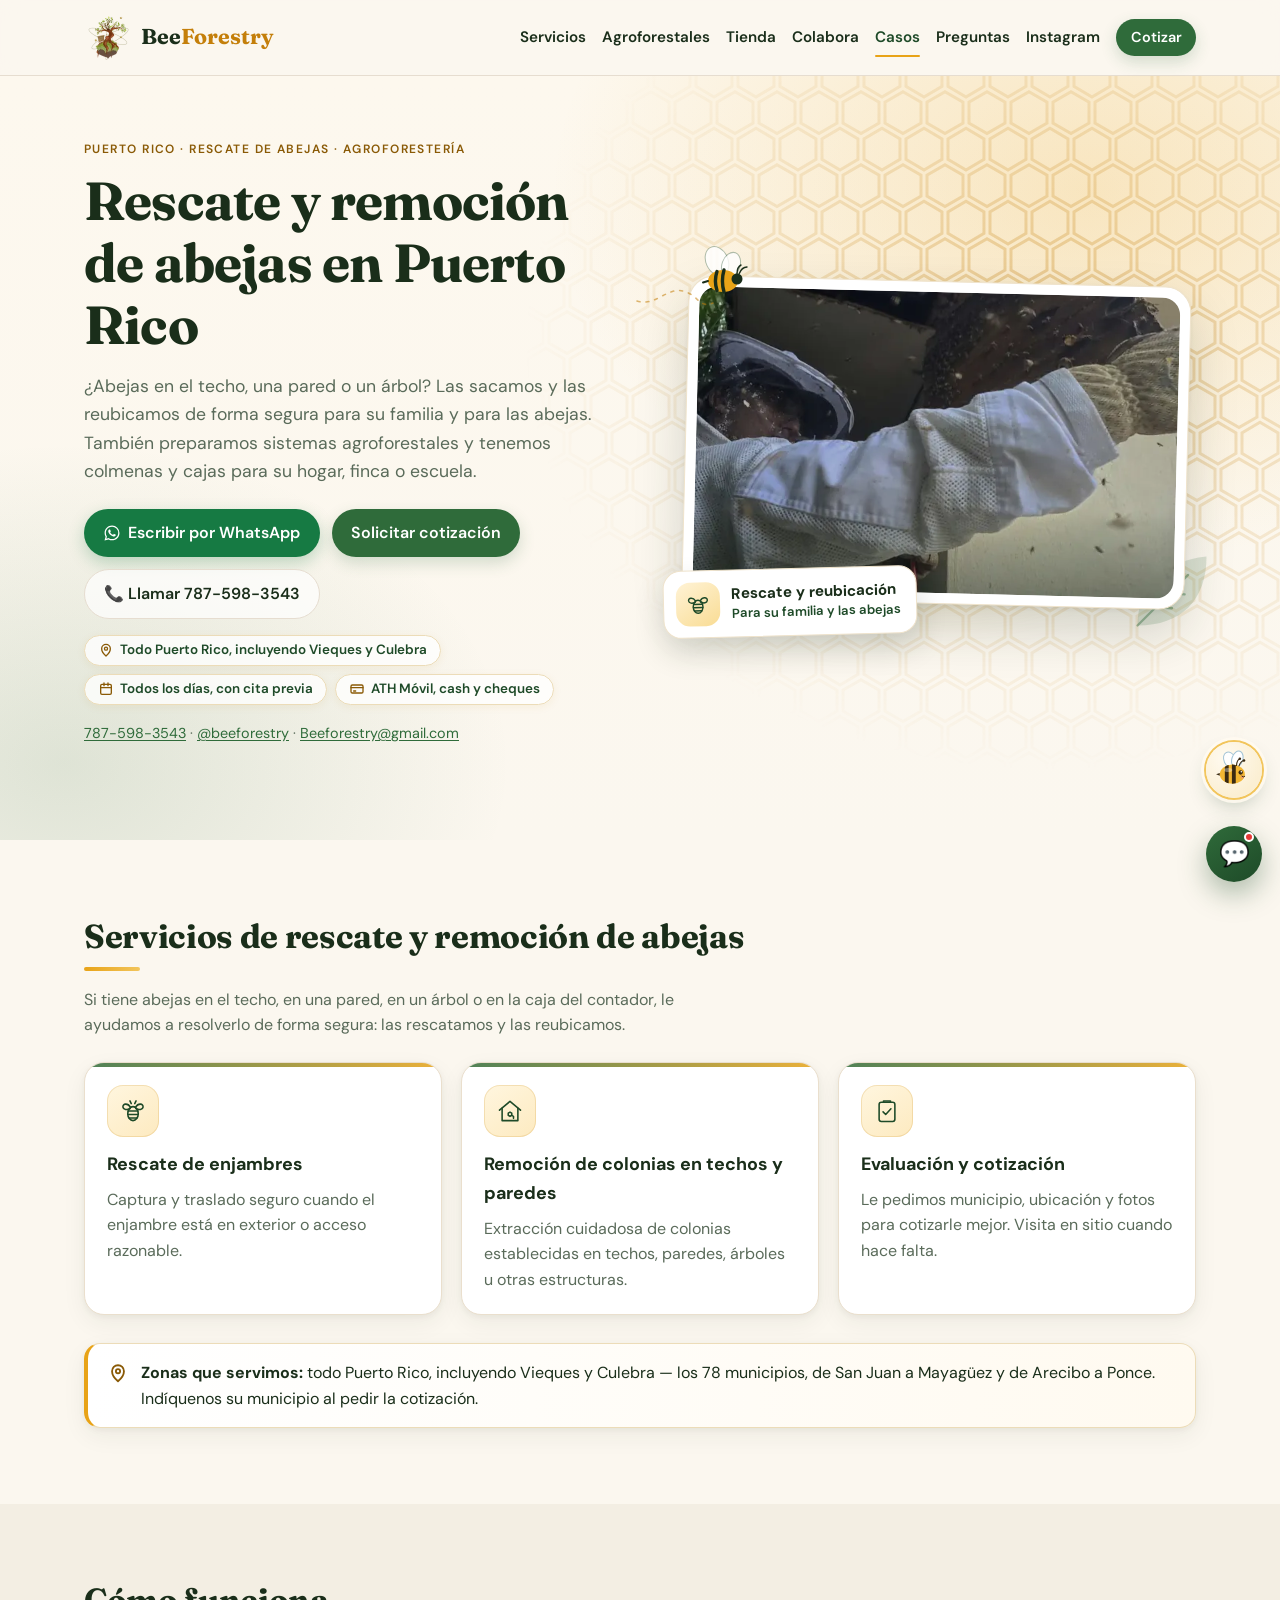
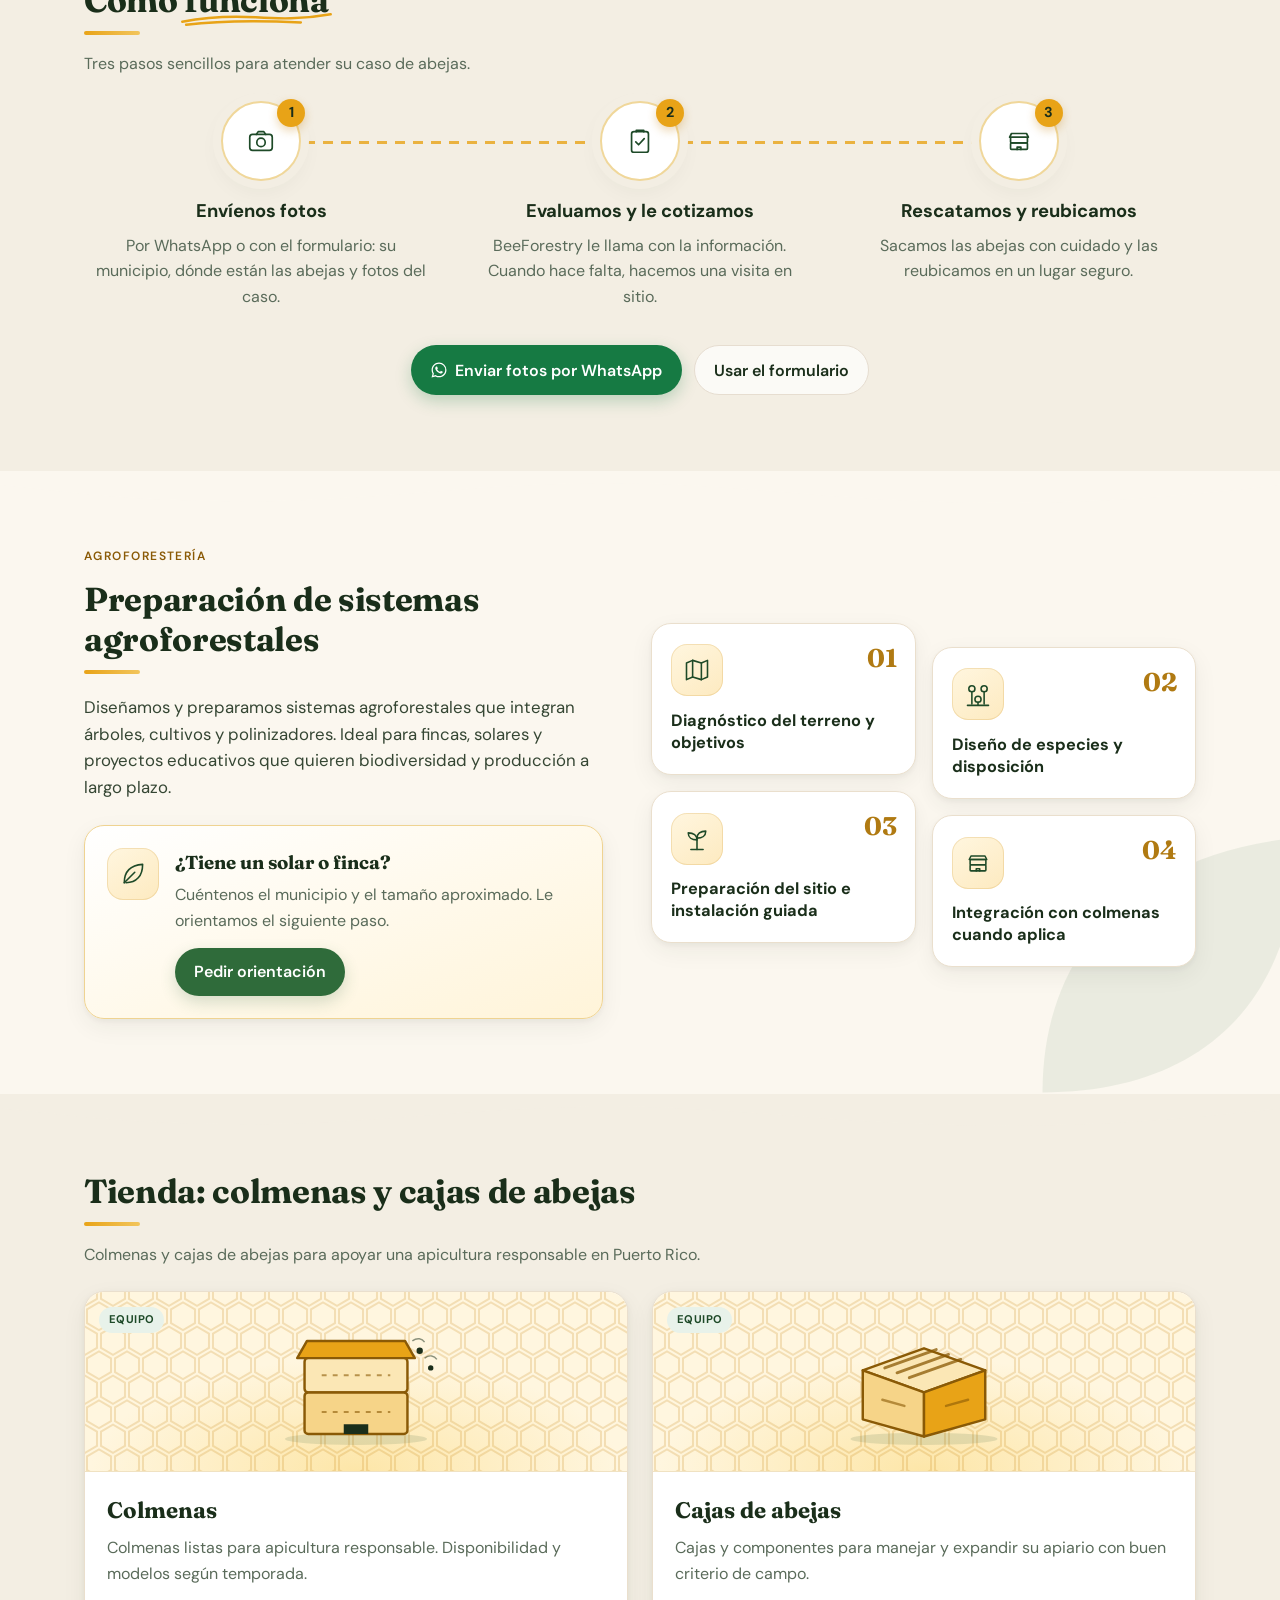
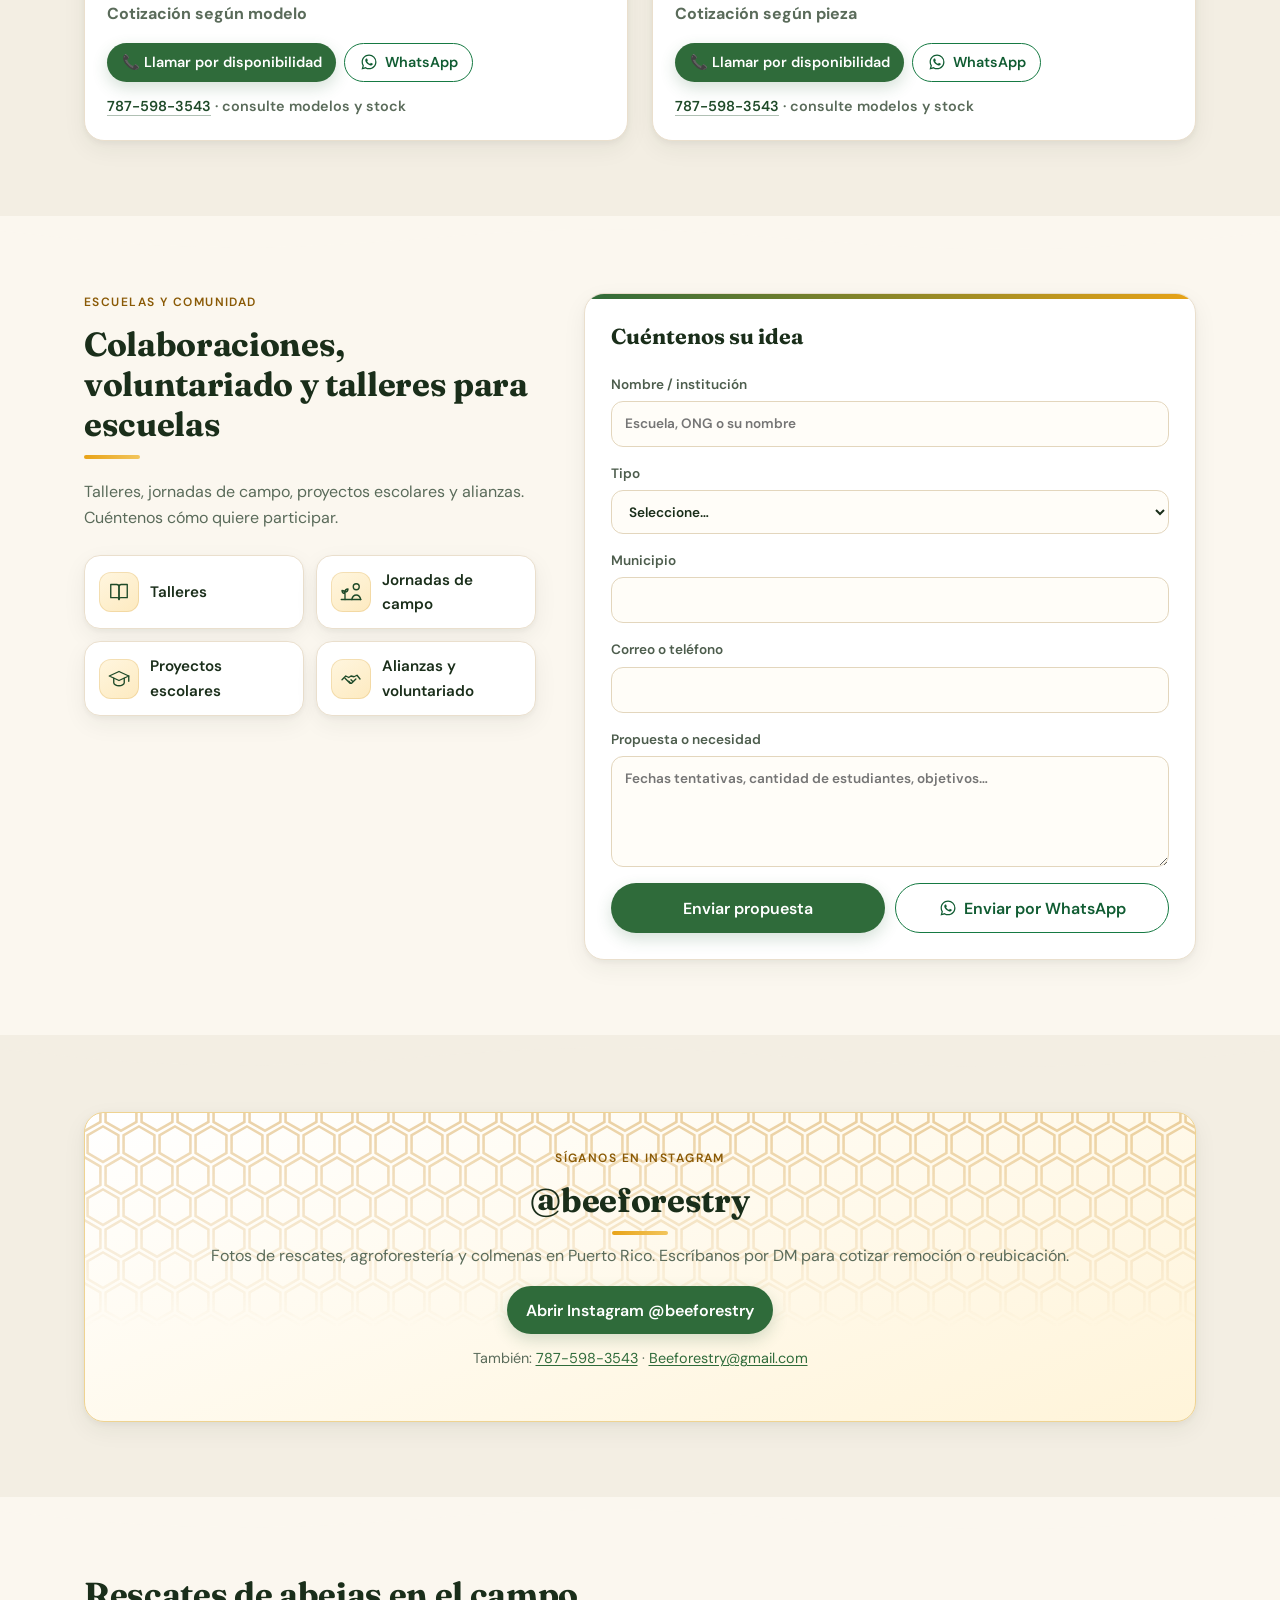
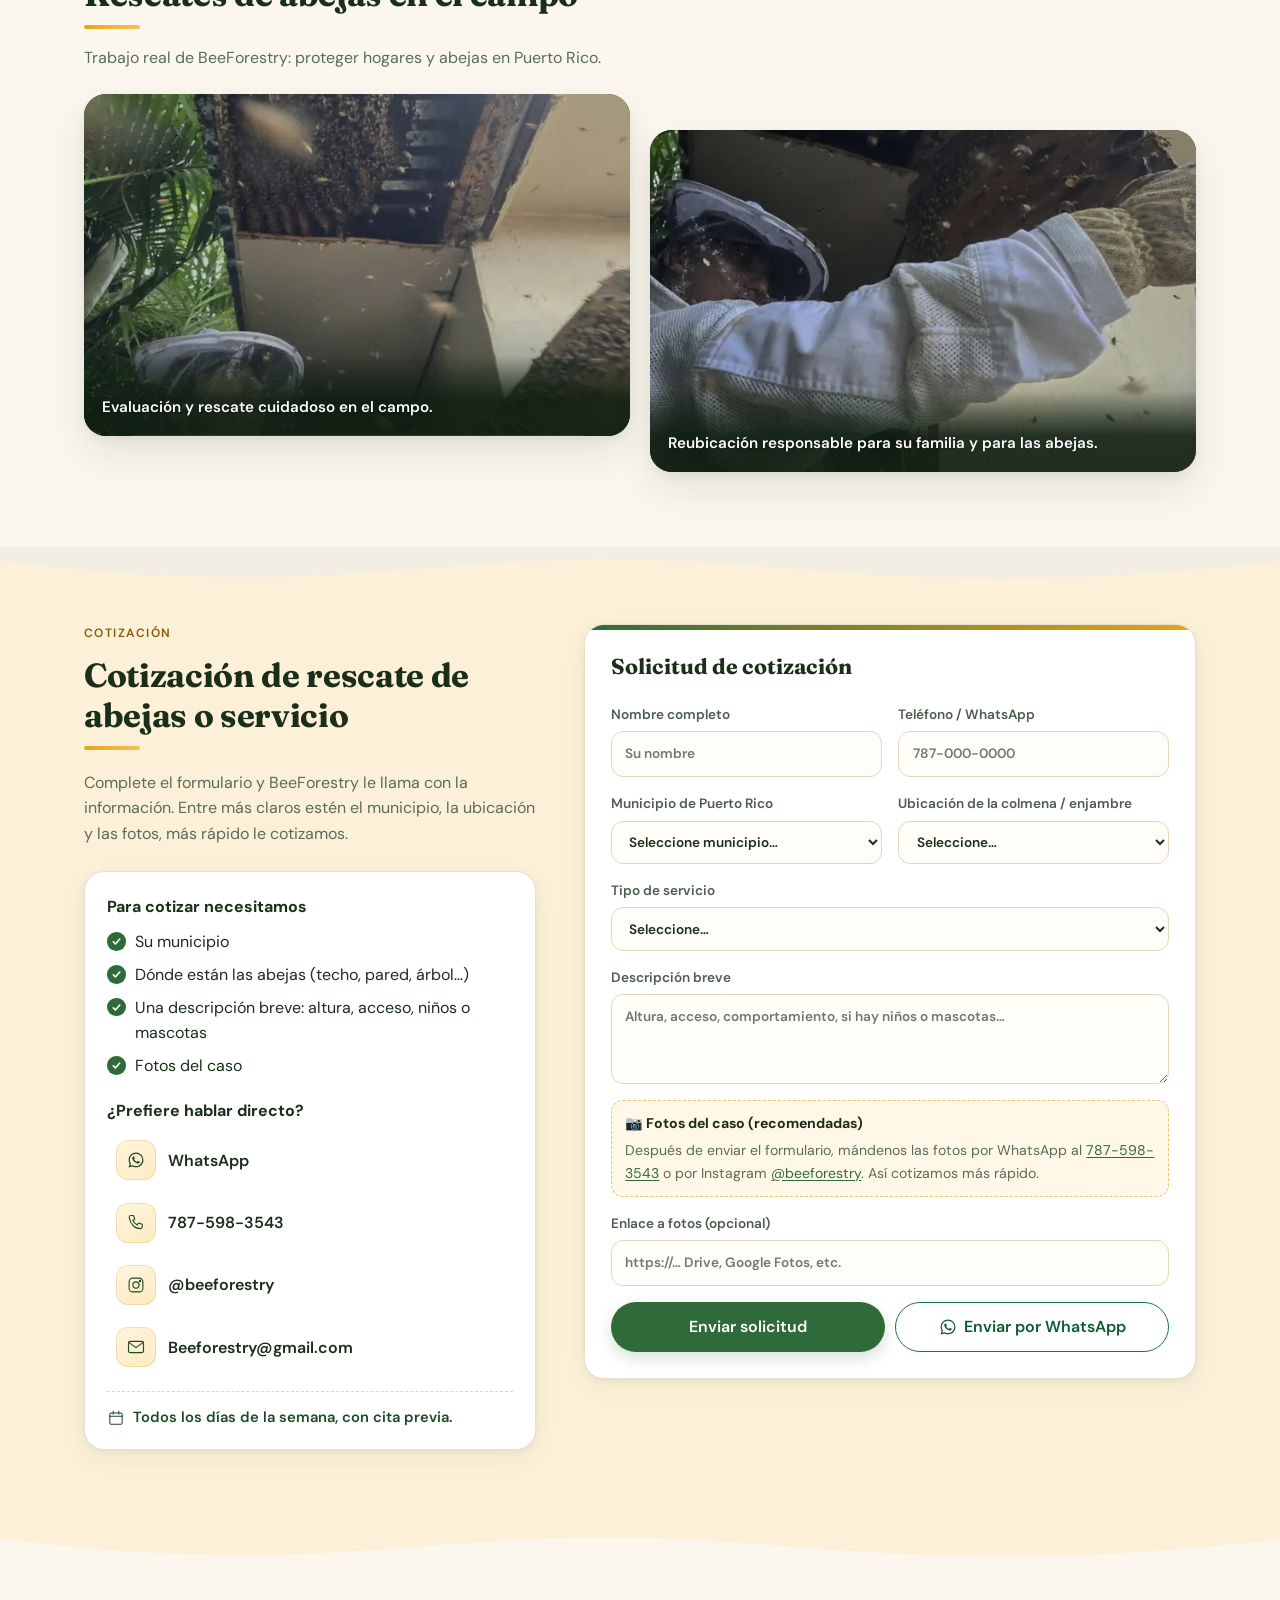
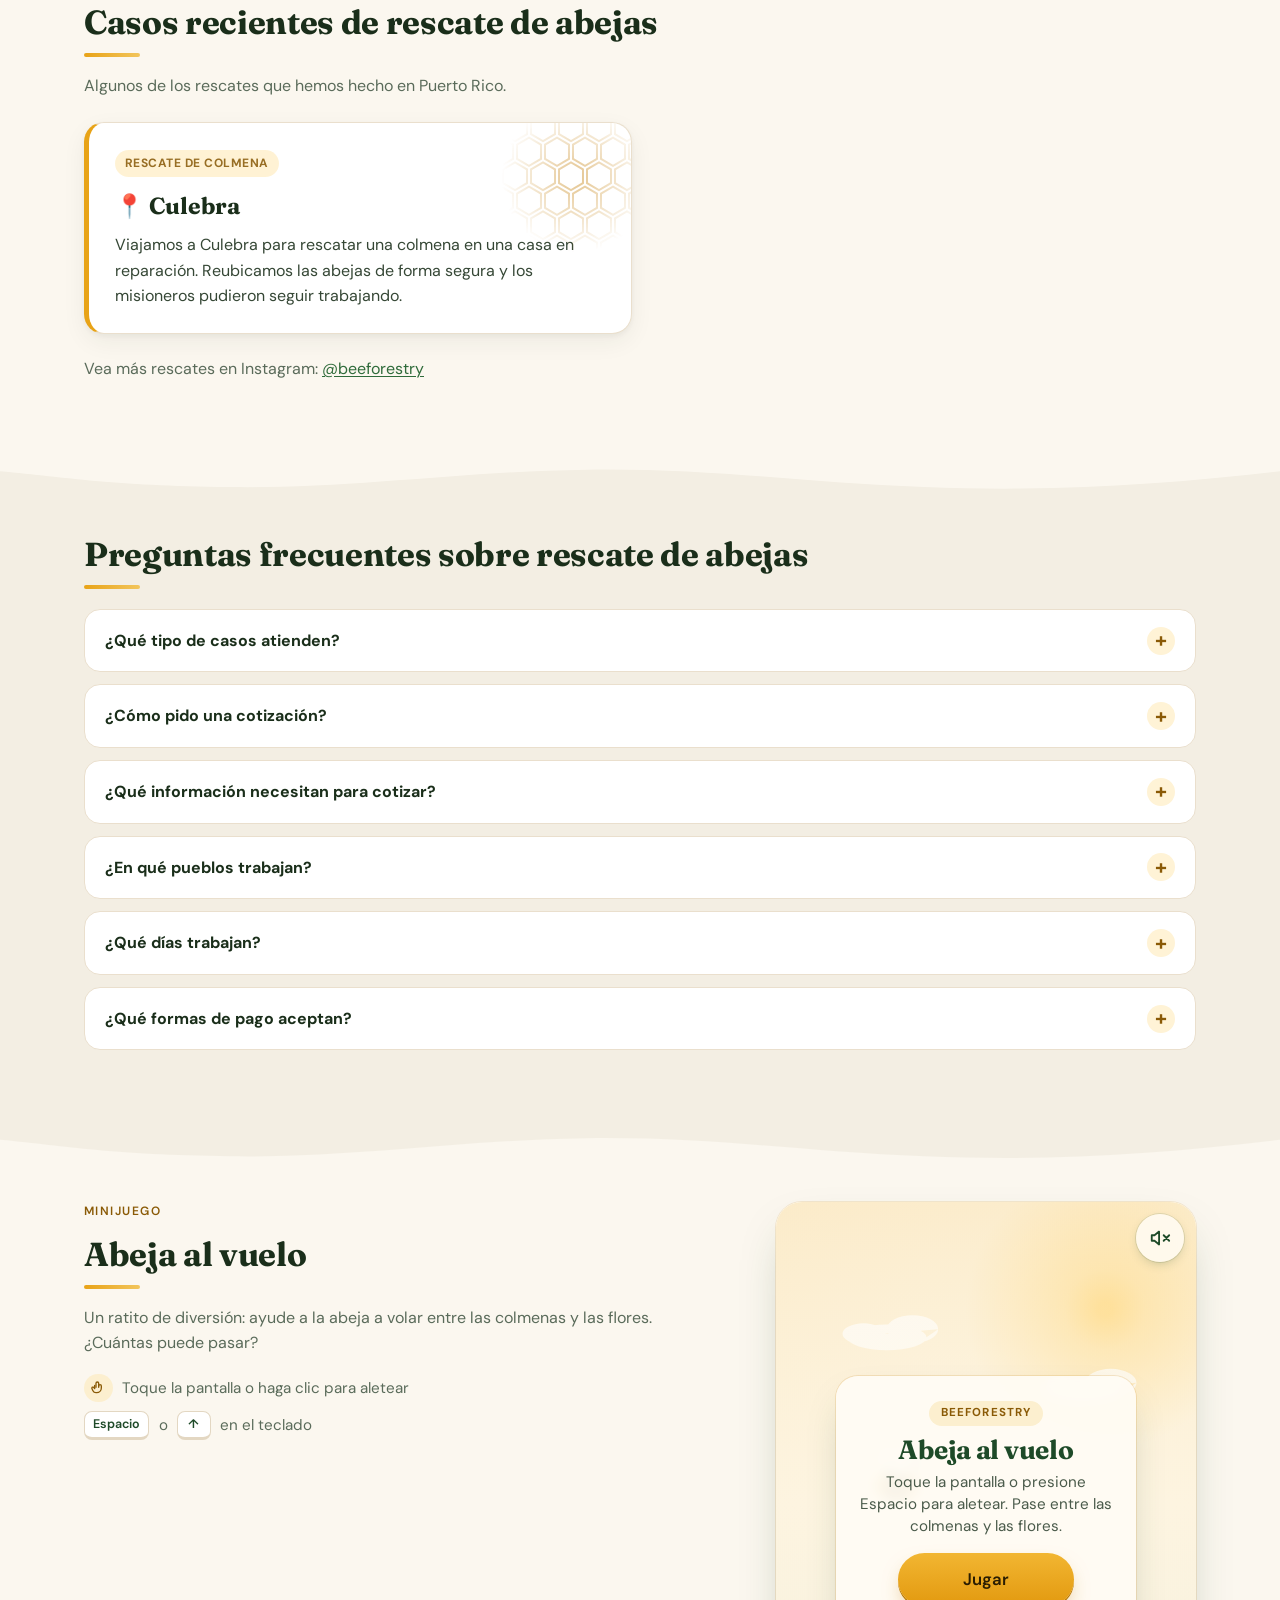
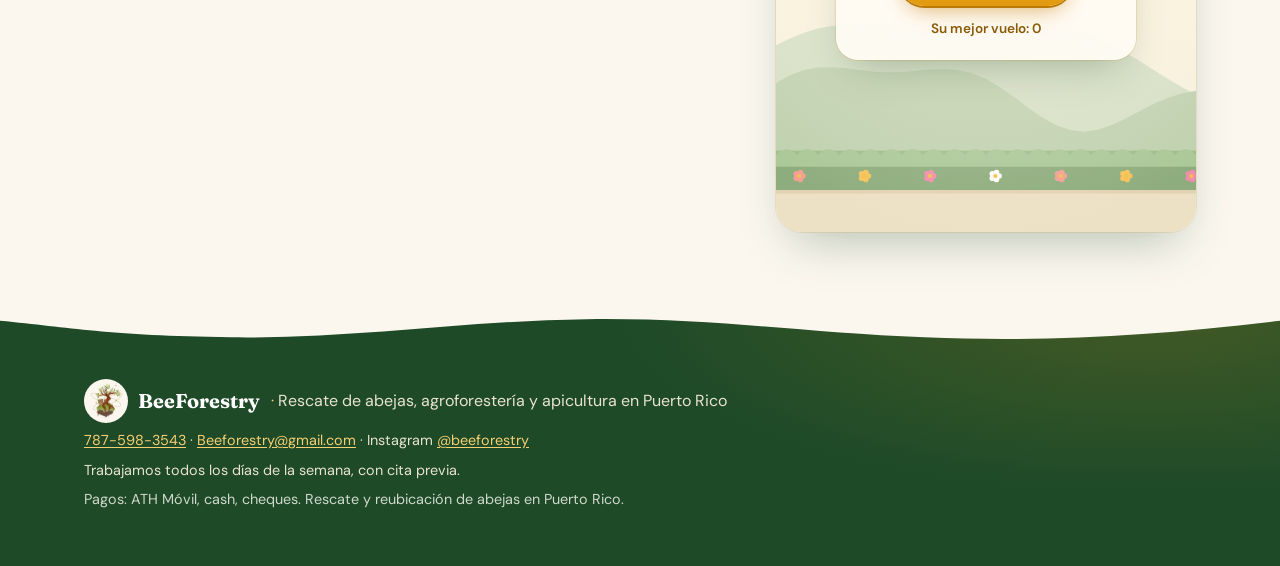
<file: index.html>
<!DOCTYPE html>
<html lang="es-PR">
<head>
<meta charset="UTF-8" />
<meta name="viewport" content="width=device-width, initial-scale=1" />
<title>Remoción y Rescate de Abejas en Puerto Rico | BeeForestry</title>
<meta name="description" content="Rescate, remoción y reubicación de abejas en todo Puerto Rico, incluyendo Vieques y Culebra. Techos, paredes y árboles. Cotice al 787-598-3543." />
<link rel="canonical" href="https://beeforestry.github.io/beeforestry-web/" />
<meta name="theme-color" content="#2f6b3a" />

<meta property="og:type" content="website" />
<meta property="og:locale" content="es_PR" />
<meta property="og:site_name" content="BeeForestry" />
<meta property="og:title" content="Rescate y remoción de abejas en Puerto Rico | BeeForestry" />
<meta property="og:description" content="Rescate, remoción y reubicación de abejas en todo Puerto Rico, incluyendo Vieques y Culebra. Techos, paredes y árboles. Cotice al 787-598-3543." />
<meta property="og:url" content="https://beeforestry.github.io/beeforestry-web/" />
<meta property="og:image" content="https://beeforestry.github.io/beeforestry-web/images/hero-rescate.jpg" />
<meta property="og:image:width" content="1080" />
<meta property="og:image:height" content="1350" />
<meta property="og:image:alt" content="BeeForestry: rescate y reubicación de abejas en Puerto Rico. Llámenos al 787-598-3543" />
<meta name="twitter:card" content="summary_large_image" />
<meta name="twitter:title" content="Rescate y remoción de abejas en Puerto Rico | BeeForestry" />
<meta name="twitter:description" content="Rescate, remoción y reubicación de abejas en todo Puerto Rico, incluyendo Vieques y Culebra. Techos, paredes y árboles. Cotice al 787-598-3543." />
<meta name="twitter:image" content="https://beeforestry.github.io/beeforestry-web/images/hero-rescate.jpg" />

<link rel="icon" href="favicon.ico" sizes="any" />
<link rel="icon" type="image/png" sizes="32x32" href="images/favicon-32.png" />
<link rel="apple-touch-icon" href="apple-touch-icon.png" />

<link rel="preconnect" href="https://fonts.googleapis.com" />
<link rel="preconnect" href="https://fonts.gstatic.com" crossorigin />
<link rel="preload" as="style" href="https://fonts.googleapis.com/css2?family=DM+Sans:opsz,wght@9..40,400;9..40,600;9..40,700&amp;family=Fraunces:opsz,wght@9..144,700&amp;display=swap" />
<link rel="stylesheet" href="https://fonts.googleapis.com/css2?family=DM+Sans:opsz,wght@9..40,400;9..40,600;9..40,700&amp;family=Fraunces:opsz,wght@9..144,700&amp;display=swap" media="print" onload="this.media='all'" />
<noscript><link rel="stylesheet" href="https://fonts.googleapis.com/css2?family=DM+Sans:opsz,wght@9..40,400;9..40,600;9..40,700&amp;family=Fraunces:opsz,wght@9..144,700&amp;display=swap" /></noscript>
<link rel="stylesheet" href="styles.v9.css" />
<link rel="stylesheet" href="juego.v3.css" media="print" onload="this.media='all'" />
<noscript><link rel="stylesheet" href="juego.v3.css" /></noscript>

<script type="application/ld+json">
{
  "@context": "https://schema.org",
  "@type": "LocalBusiness",
  "@id": "https://beeforestry.github.io/beeforestry-web/#negocio",
  "name": "BeeForestry",
  "description": "Rescate, remoción y reubicación de abejas en Puerto Rico, preparación de sistemas agroforestales, y venta de colmenas y cajas de abejas.",
  "url": "https://beeforestry.github.io/beeforestry-web/",
  "telephone": "+1-787-598-3543",
  "email": "Beeforestry@gmail.com",
  "image": "https://beeforestry.github.io/beeforestry-web/images/hero-rescate.jpg",
  "logo": "https://beeforestry.github.io/beeforestry-web/images/icon-192.png",
  "address": {
    "@type": "PostalAddress",
    "addressRegion": "PR",
    "addressCountry": "PR"
  },
  "areaServed": [
    {
      "@type": "State",
      "name": "Puerto Rico"
    },
    {
      "@type": "AdministrativeArea",
      "name": "Vieques, Puerto Rico"
    },
    {
      "@type": "AdministrativeArea",
      "name": "Culebra, Puerto Rico"
    }
  ],
  "openingHoursSpecification": [
    {
      "@type": "OpeningHoursSpecification",
      "dayOfWeek": [
        "https://schema.org/Monday",
        "https://schema.org/Tuesday",
        "https://schema.org/Wednesday",
        "https://schema.org/Thursday",
        "https://schema.org/Friday",
        "https://schema.org/Saturday",
        "https://schema.org/Sunday"
      ],
      "description": "Todos los días de la semana, con cita previa"
    }
  ],
  "sameAs": [
    "https://instagram.com/beeforestry"
  ],
  "paymentAccepted": "ATH Móvil, efectivo, cheque",
  "currenciesAccepted": "USD",
  "knowsLanguage": "es",
  "hasOfferCatalog": {
    "@type": "OfferCatalog",
    "name": "Servicios BeeForestry",
    "itemListElement": [
      {
        "@type": "Offer",
        "itemOffered": {
          "@type": "Service",
          "name": "Rescate de enjambres de abejas",
          "areaServed": {
            "@type": "State",
            "name": "Puerto Rico"
          }
        }
      },
      {
        "@type": "Offer",
        "itemOffered": {
          "@type": "Service",
          "name": "Remoción y reubicación de colonias de abejas en techos, paredes, árboles y estructuras",
          "areaServed": {
            "@type": "State",
            "name": "Puerto Rico"
          }
        }
      },
      {
        "@type": "Offer",
        "itemOffered": {
          "@type": "Service",
          "name": "Evaluación y cotización de casos de abejas",
          "areaServed": {
            "@type": "State",
            "name": "Puerto Rico"
          }
        }
      },
      {
        "@type": "Offer",
        "itemOffered": {
          "@type": "Service",
          "name": "Preparación de sistemas agroforestales",
          "areaServed": {
            "@type": "State",
            "name": "Puerto Rico"
          }
        }
      },
      {
        "@type": "Offer",
        "itemOffered": {
          "@type": "Service",
          "name": "Colmenas y cajas de abejas",
          "areaServed": {
            "@type": "State",
            "name": "Puerto Rico"
          }
        }
      }
    ]
  }
}
</script>
<script type="application/ld+json">
{
  "@context": "https://schema.org",
  "@type": "FAQPage",
  "mainEntity": [
    {
      "@type": "Question",
      "name": "¿Qué tipo de casos atienden?",
      "acceptedAnswer": {
        "@type": "Answer",
        "text": "Enjambres en exterior o con acceso razonable, y colonias ya establecidas en techos, paredes, árboles, cajas eléctricas u otras estructuras."
      }
    },
    {
      "@type": "Question",
      "name": "¿Cómo pido una cotización?",
      "acceptedAnswer": {
        "@type": "Answer",
        "text": "Complete el formulario de cotización de esta página, escríbanos por WhatsApp o llame al 787-598-3543. También puede escribirnos por Instagram @beeforestry o a Beeforestry@gmail.com."
      }
    },
    {
      "@type": "Question",
      "name": "¿Qué información necesitan para cotizar?",
      "acceptedAnswer": {
        "@type": "Answer",
        "text": "Su municipio, dónde están las abejas (techo, pared, árbol, solar, caja eléctrica u otro), una descripción breve (altura, acceso, comportamiento, si hay niños o mascotas) y fotos del caso. Cuando hace falta, hacemos una visita en sitio."
      }
    },
    {
      "@type": "Question",
      "name": "¿En qué pueblos trabajan?",
      "acceptedAnswer": {
        "@type": "Answer",
        "text": "Atendemos todo Puerto Rico, incluyendo Vieques y Culebra: los 78 municipios. Indíquenos su municipio en el formulario o por WhatsApp."
      }
    },
    {
      "@type": "Question",
      "name": "¿Qué días trabajan?",
      "acceptedAnswer": {
        "@type": "Answer",
        "text": "Trabajamos todos los días de la semana, con cita previa."
      }
    },
    {
      "@type": "Question",
      "name": "¿Qué formas de pago aceptan?",
      "acceptedAnswer": {
        "@type": "Answer",
        "text": "ATH Móvil, efectivo (cash) y cheques."
      }
    }
  ]
}
</script>
</head>
<body>
<header class="top">
  <div class="wrap bar">
    <a class="brand" href="#inicio" aria-label="BeeForestry, inicio">
      <img class="brand-logo" src="images/logo-96.webp" alt="Logo oficial BeeForestry" width="48" height="48" />
      <span class="brand-name">Bee<span>Forestry</span></span>
    </a>
    <nav>
      <a href="#servicios">Servicios</a>
      <a href="#agro">Agroforestales</a>
      <a href="#tienda">Tienda</a>
      <a href="#colabora">Colabora</a>
      <a href="#casos">Casos</a>
      <a href="#preguntas">Preguntas</a>
      <a href="https://instagram.com/beeforestry" target="_blank" rel="noopener">Instagram</a>
      <a class="btn btn-sm" href="#contacto">Cotizar</a>
    </nav>
  </div>
</header>

<main>
<section id="inicio" class="hero">
  <div class="hero-deco" aria-hidden="true"></div>
  <div class="wrap hero-grid">
    <div class="hero-copy">
      <p class="eyebrow">Puerto Rico · Rescate de abejas · Agroforestería</p>
      <h1>Rescate y remoción de abejas en Puerto Rico</h1>
      <p class="lede">¿Abejas en el techo, una pared o un árbol? Las sacamos y las reubicamos de forma segura para su familia y para las abejas. También preparamos sistemas agroforestales y tenemos colmenas y cajas para su hogar, finca o escuela.</p>
      <div class="cta-row">
        <a class="btn btn-wa" href="https://wa.me/17875983543?text=Hola%20BeeForestry%2C%20necesito%20ayuda%20con%20unas%20abejas.%20Mi%20municipio%20es%3A%20___.%20Est%C3%A1n%20en%20%28techo%2C%20pared%2C%20%C3%A1rbol%E2%80%A6%29%3A%20___.%20Le%20puedo%20enviar%20fotos." target="_blank" rel="noopener"><svg class="wa-ico" viewBox="0 0 24 24" width="18" height="18" aria-hidden="true" focusable="false"><path fill="currentColor" d="M12.04 2C6.58 2 2.13 6.45 2.13 11.91c0 1.75.46 3.45 1.32 4.95L2.05 22l5.25-1.38a9.9 9.9 0 0 0 4.74 1.21h.01c5.46 0 9.91-4.45 9.91-9.91A9.86 9.86 0 0 0 12.04 2zm0 18.15h-.01a8.23 8.23 0 0 1-4.19-1.15l-.3-.18-3.12.82.83-3.04-.2-.31a8.2 8.2 0 0 1-1.26-4.38c0-4.54 3.7-8.23 8.25-8.23a8.2 8.2 0 0 1 8.23 8.24c0 4.54-3.7 8.23-8.23 8.23zm4.52-6.16c-.25-.12-1.47-.72-1.69-.81-.23-.08-.39-.12-.56.12-.16.25-.64.81-.78.97-.14.17-.29.19-.54.06-.25-.12-1.05-.39-1.99-1.23-.74-.66-1.23-1.47-1.38-1.72-.14-.25-.02-.38.11-.51.11-.11.25-.29.37-.43.13-.15.17-.25.25-.41.08-.17.04-.31-.02-.43-.06-.12-.56-1.34-.76-1.84-.2-.48-.41-.42-.56-.43h-.48c-.17 0-.43.06-.66.31-.22.25-.86.85-.86 2.07 0 1.22.89 2.4 1.01 2.56.12.17 1.75 2.67 4.23 3.74.59.26 1.05.41 1.41.52.59.19 1.13.16 1.56.1.48-.07 1.47-.6 1.67-1.18.21-.58.21-1.07.14-1.18-.06-.1-.22-.16-.47-.28z"/></svg>Escribir por WhatsApp</a>
        <a class="btn" href="#contacto">Solicitar cotización</a>
        <a class="btn btn-ghost" href="tel:+17875983543">📞 Llamar 787-598-3543</a>
      </div>
      <ul class="trust" aria-label="Lo que nos distingue">
        <li><svg viewBox="0 0 24 24" width="16" height="16" aria-hidden="true" focusable="false" fill="none" stroke="currentColor" stroke-width="2" stroke-linecap="round" stroke-linejoin="round"><path d="M12 21s-6.5-5.6-6.5-11a6.5 6.5 0 0 1 13 0c0 5.4-6.5 11-6.5 11z"/><circle cx="12" cy="10" r="2.3"/></svg>Todo Puerto Rico, incluyendo Vieques y Culebra</li>
        <li><svg viewBox="0 0 24 24" width="16" height="16" aria-hidden="true" focusable="false" fill="none" stroke="currentColor" stroke-width="2" stroke-linecap="round" stroke-linejoin="round"><rect x="4" y="5" width="16" height="15" rx="2"/><path d="M4 10h16M9 3v4M15 3v4"/></svg>Todos los días, con cita previa</li>
        <li><svg viewBox="0 0 24 24" width="16" height="16" aria-hidden="true" focusable="false" fill="none" stroke="currentColor" stroke-width="2" stroke-linecap="round" stroke-linejoin="round"><rect x="3" y="6" width="18" height="12" rx="2"/><path d="M3 10h18M7 15h3"/></svg>ATH Móvil, cash y cheques</li>
      </ul>
      <p class="fine"><a href="tel:+17875983543">787-598-3543</a> · <a href="https://instagram.com/beeforestry" target="_blank" rel="noopener">@beeforestry</a> · <a href="mailto:Beeforestry@gmail.com">Beeforestry@gmail.com</a></p>
    </div>
    <div class="hero-art">
      <svg class="hero-bee" viewBox="0 0 120 90" width="120" height="90" aria-hidden="true" focusable="false">
        <path d="M6 70c18 6 30-14 46-10s16 18 30 12" fill="none" stroke="#c47f0a" stroke-width="1.6" stroke-dasharray="3 6" stroke-linecap="round" opacity=".55"/>
        <g class="hero-bee-body">
          <ellipse cx="86" cy="30" rx="11" ry="15" transform="rotate(-25 86 30)" fill="#ffffff" fill-opacity=".85" stroke="#1e4a28" stroke-opacity=".35"/>
          <ellipse cx="100" cy="34" rx="9" ry="13" transform="rotate(20 100 34)" fill="#ffffff" fill-opacity=".8" stroke="#1e4a28" stroke-opacity=".35"/>
          <ellipse cx="92" cy="50" rx="15" ry="11" fill="#e8a317"/>
          <path d="M86 40.5c-2 6-2 13 0 19M93 39c-2 7-2 15 0 22" stroke="#1a2e1a" stroke-width="3.4" fill="none" stroke-linecap="round"/>
          <circle cx="106" cy="48" r="5.5" fill="#1a2e1a"/>
          <path d="M108 43c2-5 5-7 8-7M106 43c0-5 2-8 4-9" stroke="#1a2e1a" stroke-width="1.4" fill="none" stroke-linecap="round"/>
          <path d="M77 50l-5 1.5" stroke="#1a2e1a" stroke-width="2" stroke-linecap="round"/>
        </g>
      </svg>
      <figure class="hero-visual">
        <img src="images/accion-rescate-foto-1080.webp" srcset="images/accion-rescate-foto-640.webp 640w, images/accion-rescate-foto-1080.webp 1080w" sizes="(max-width: 800px) 92vw, 560px" alt="Integrante de BeeForestry con traje protector sacando un panal durante un rescate de abejas" width="1080" height="675" loading="eager" fetchpriority="high" />
      </figure>
      <div class="hero-badge">
        <span class="hero-badge-ico"><svg viewBox="0 0 32 32" width="26" height="26" aria-hidden="true" focusable="false" fill="none" stroke="currentColor" stroke-width="1.8" stroke-linecap="round" stroke-linejoin="round"><ellipse cx="16" cy="19" rx="6" ry="8"/><path d="M10.6 16h10.8M10.3 20h11.4M11.5 24h9"/><path d="M13 11.5c-3-5-9-4-8.5 0 .4 3 4.6 3.7 8.3 1.6M19 11.5c3-5 9-4 8.5 0-.4 3-4.6 3.7-8.3 1.6"/></svg></span>
        <span><strong>Rescate y reubicación</strong><small>Para su familia y las abejas</small></span>
      </div>
      <svg class="hero-leaf" viewBox="0 0 80 80" width="80" height="80" aria-hidden="true" focusable="false">
        <path d="M10 70C10 36 32 14 70 10c0 38-22 60-60 60z" fill="#2f6b3a" fill-opacity=".16"/>
        <path d="M10 70 54 26M26 54l-2-14M38 42l-1-13M26 54l14 1M38 42l13 1" stroke="#2f6b3a" stroke-opacity=".4" stroke-width="2" fill="none" stroke-linecap="round"/>
      </svg>
    </div>
  </div>
</section>

<section id="servicios" class="section">
  <div class="wrap">
    <h2 class="section-title">Servicios de rescate y remoción de abejas</h2>
    <p class="muted section-intro">Si tiene abejas en el techo, en una pared, en un árbol o en la caja del contador, le ayudamos a resolverlo de forma segura: las rescatamos y las reubicamos.</p>
    <div class="cards3">
      <article class="card svc" data-reveal>
        <span class="svc-ico"><svg class="ico" viewBox="0 0 32 32" width="28" height="28" aria-hidden="true" focusable="false" fill="none" stroke="currentColor" stroke-width="1.8" stroke-linecap="round" stroke-linejoin="round"><ellipse cx="16" cy="19" rx="6" ry="8"/><path d="M10.6 16h10.8M10.3 20h11.4M11.5 24h9"/><path d="M13 11.5c-3-5-9-4-8.5 0 .4 3 4.6 3.7 8.3 1.6M19 11.5c3-5 9-4 8.5 0-.4 3-4.6 3.7-8.3 1.6"/><path d="M14 7.5l-1.5-3M18 7.5l1.5-3"/></svg></span>
        <h3>Rescate de enjambres</h3>
        <p>Captura y traslado seguro cuando el enjambre está en exterior o acceso razonable.</p>
      </article>
      <article class="card svc" data-reveal>
        <span class="svc-ico"><svg class="ico" viewBox="0 0 32 32" width="28" height="28" aria-hidden="true" focusable="false" fill="none" stroke="currentColor" stroke-width="1.8" stroke-linecap="round" stroke-linejoin="round"><path d="M4 15 16 5l12 10"/><path d="M7 13v14h18V13"/><path d="M14 18.5l2-1.2 2 1.2v2.4l-2 1.2-2-1.2z"/><path d="M18 21l2 1.1v2.3"/></svg></span>
        <h3>Remoción de colonias en techos y paredes</h3>
        <p>Extracción cuidadosa de colonias establecidas en techos, paredes, árboles u otras estructuras.</p>
      </article>
      <article class="card svc" data-reveal>
        <span class="svc-ico"><svg class="ico" viewBox="0 0 32 32" width="28" height="28" aria-hidden="true" focusable="false" fill="none" stroke="currentColor" stroke-width="1.8" stroke-linecap="round" stroke-linejoin="round"><rect x="7" y="6" width="18" height="22" rx="2.5"/><path d="M12 6V4.5h8V6"/><path d="M11.5 17l3 3 6-6.5"/></svg></span>
        <h3>Evaluación y cotización</h3>
        <p>Le pedimos municipio, ubicación y fotos para cotizarle mejor. Visita en sitio cuando hace falta.</p>
      </article>
    </div>
    <p class="zones" data-reveal><svg viewBox="0 0 24 24" width="22" height="22" aria-hidden="true" focusable="false" fill="none" stroke="currentColor" stroke-width="2" stroke-linecap="round" stroke-linejoin="round"><path d="M12 21s-6.5-5.6-6.5-11a6.5 6.5 0 0 1 13 0c0 5.4-6.5 11-6.5 11z"/><circle cx="12" cy="10" r="2.3"/></svg><span><strong>Zonas que servimos:</strong> todo Puerto Rico, incluyendo Vieques y Culebra — los 78 municipios, de San Juan a Mayagüez y de Arecibo a Ponce. Indíquenos su municipio al pedir la cotización.</span></p>
  </div>
</section>

<section id="como-funciona" class="section section-alt">
  <div class="wrap">
    <h2 class="section-title">Cómo <span class="scribble">funciona</span></h2>
    <p class="muted section-intro">Tres pasos sencillos para atender su caso de abejas.</p>
    <ol class="steps">
      <li class="step" data-reveal>
        <span class="step-ico"><svg viewBox="0 0 32 32" width="30" height="30" aria-hidden="true" focusable="false" fill="none" stroke="currentColor" stroke-width="1.8" stroke-linecap="round" stroke-linejoin="round"><rect x="4" y="9" width="24" height="17" rx="3"/><path d="M11 9l2-3h6l2 3"/><circle cx="16" cy="17.5" r="4.5"/></svg><span class="step-num" aria-hidden="true">1</span></span>
        <h3>Envíenos fotos</h3>
        <p>Por WhatsApp o con el formulario: su municipio, dónde están las abejas y fotos del caso.</p>
      </li>
      <li class="step" data-reveal>
        <span class="step-ico"><svg viewBox="0 0 32 32" width="30" height="30" aria-hidden="true" focusable="false" fill="none" stroke="currentColor" stroke-width="1.8" stroke-linecap="round" stroke-linejoin="round"><rect x="7" y="6" width="18" height="22" rx="2.5"/><path d="M12 6V4.5h8V6"/><path d="M11.5 17l3 3 6-6.5"/></svg><span class="step-num" aria-hidden="true">2</span></span>
        <h3>Evaluamos y le cotizamos</h3>
        <p>BeeForestry le llama con la información. Cuando hace falta, hacemos una visita en sitio.</p>
      </li>
      <li class="step" data-reveal>
        <span class="step-ico"><svg viewBox="0 0 32 32" width="30" height="30" aria-hidden="true" focusable="false" fill="none" stroke="currentColor" stroke-width="1.8" stroke-linecap="round" stroke-linejoin="round"><path d="M8 8h16l2 4H6z"/><rect x="7" y="12" width="18" height="6" rx="1"/><rect x="7" y="18" width="18" height="7" rx="1"/><path d="M14 25v-2.5h4V25"/></svg><span class="step-num" aria-hidden="true">3</span></span>
        <h3>Rescatamos y reubicamos</h3>
        <p>Sacamos las abejas con cuidado y las reubicamos en un lugar seguro.</p>
      </li>
    </ol>
    <div class="steps-cta" data-reveal>
      <a class="btn btn-wa" href="https://wa.me/17875983543?text=Hola%20BeeForestry%2C%20necesito%20ayuda%20con%20unas%20abejas.%20Mi%20municipio%20es%3A%20___.%20Est%C3%A1n%20en%20%28techo%2C%20pared%2C%20%C3%A1rbol%E2%80%A6%29%3A%20___.%20Le%20puedo%20enviar%20fotos." target="_blank" rel="noopener"><svg class="wa-ico" viewBox="0 0 24 24" width="18" height="18" aria-hidden="true" focusable="false"><path fill="currentColor" d="M12.04 2C6.58 2 2.13 6.45 2.13 11.91c0 1.75.46 3.45 1.32 4.95L2.05 22l5.25-1.38a9.9 9.9 0 0 0 4.74 1.21h.01c5.46 0 9.91-4.45 9.91-9.91A9.86 9.86 0 0 0 12.04 2zm0 18.15h-.01a8.23 8.23 0 0 1-4.19-1.15l-.3-.18-3.12.82.83-3.04-.2-.31a8.2 8.2 0 0 1-1.26-4.38c0-4.54 3.7-8.23 8.25-8.23a8.2 8.2 0 0 1 8.23 8.24c0 4.54-3.7 8.23-8.23 8.23zm4.52-6.16c-.25-.12-1.47-.72-1.69-.81-.23-.08-.39-.12-.56.12-.16.25-.64.81-.78.97-.14.17-.29.19-.54.06-.25-.12-1.05-.39-1.99-1.23-.74-.66-1.23-1.47-1.38-1.72-.14-.25-.02-.38.11-.51.11-.11.25-.29.37-.43.13-.15.17-.25.25-.41.08-.17.04-.31-.02-.43-.06-.12-.56-1.34-.76-1.84-.2-.48-.41-.42-.56-.43h-.48c-.17 0-.43.06-.66.31-.22.25-.86.85-.86 2.07 0 1.22.89 2.4 1.01 2.56.12.17 1.75 2.67 4.23 3.74.59.26 1.05.41 1.41.52.59.19 1.13.16 1.56.1.48-.07 1.47-.6 1.67-1.18.21-.58.21-1.07.14-1.18-.06-.1-.22-.16-.47-.28z"/></svg>Enviar fotos por WhatsApp</a>
      <a class="btn btn-ghost" href="#contacto">Usar el formulario</a>
    </div>
  </div>
</section>

<section id="agro" class="section">
  <div class="wrap">
    <div class="agro-grid">
      <div class="agro-intro">
        <p class="eyebrow">Agroforestería</p>
        <h2 class="section-title">Preparación de sistemas agroforestales</h2>
        <p class="agro-lede">Diseñamos y preparamos sistemas agroforestales que integran árboles, cultivos y polinizadores. Ideal para fincas, solares y proyectos educativos que quieren biodiversidad y producción a largo plazo.</p>
        <aside class="card accent-card agro-cta" data-reveal>
          <span class="svc-ico"><svg viewBox="0 0 32 32" width="28" height="28" aria-hidden="true" focusable="false" fill="none" stroke="currentColor" stroke-width="1.8" stroke-linecap="round" stroke-linejoin="round"><path d="M6 26C6 13 14 6 27 5c0 13-7 21-19 21"/><path d="M6 26 18 14"/></svg></span>
          <div>
            <h3>¿Tiene un solar o finca?</h3>
            <p>Cuéntenos el municipio y el tamaño aproximado. Le orientamos el siguiente paso.</p>
            <a class="btn" href="#contacto">Pedir orientación</a>
          </div>
        </aside>
      </div>
      <ol class="agro-tiles" aria-label="Cómo trabajamos un sistema agroforestal">
        <li class="agro-tile" data-reveal>
          <span class="svc-ico"><svg viewBox="0 0 32 32" width="28" height="28" aria-hidden="true" focusable="false" fill="none" stroke="currentColor" stroke-width="1.8" stroke-linecap="round" stroke-linejoin="round"><path d="M4 8l7-3 10 3 7-3v19l-7 3-10-3-7 3z"/><path d="M11 5v19M21 8v19"/></svg></span>
          <span class="agro-num" aria-hidden="true">01</span>
          <h3>Diagnóstico del terreno y objetivos</h3>
        </li>
        <li class="agro-tile" data-reveal>
          <span class="svc-ico"><svg viewBox="0 0 32 32" width="28" height="28" aria-hidden="true" focusable="false" fill="none" stroke="currentColor" stroke-width="1.8" stroke-linecap="round" stroke-linejoin="round"><circle cx="9" cy="10" r="3.5"/><circle cx="23" cy="10" r="3.5"/><circle cx="16" cy="22" r="3.5"/><path d="M9 13.5V27M23 13.5V27M16 25.5V29M4 29h24"/></svg></span>
          <span class="agro-num" aria-hidden="true">02</span>
          <h3>Diseño de especies y disposición</h3>
        </li>
        <li class="agro-tile" data-reveal>
          <span class="svc-ico"><svg viewBox="0 0 32 32" width="28" height="28" aria-hidden="true" focusable="false" fill="none" stroke="currentColor" stroke-width="1.8" stroke-linecap="round" stroke-linejoin="round"><path d="M16 28V15"/><path d="M16 17c0-5-4-8-10-8 0 5 4 8 10 8z"/><path d="M16 15c0-5 4-8 10-8 0 5-4 8-10 8z"/><path d="M9 28h14"/></svg></span>
          <span class="agro-num" aria-hidden="true">03</span>
          <h3>Preparación del sitio e instalación guiada</h3>
        </li>
        <li class="agro-tile" data-reveal>
          <span class="svc-ico"><svg viewBox="0 0 32 32" width="28" height="28" aria-hidden="true" focusable="false" fill="none" stroke="currentColor" stroke-width="1.8" stroke-linecap="round" stroke-linejoin="round"><path d="M8 8h16l2 4H6z"/><rect x="7" y="12" width="18" height="6" rx="1"/><rect x="7" y="18" width="18" height="7" rx="1"/><path d="M14 25v-2.5h4V25"/></svg></span>
          <span class="agro-num" aria-hidden="true">04</span>
          <h3>Integración con colmenas cuando aplica</h3>
        </li>
      </ol>
    </div>
  </div>
</section>

<section id="tienda" class="section section-alt">
  <div class="wrap">
    <h2 class="section-title">Tienda: colmenas y cajas de abejas</h2>
    <p class="muted section-intro">Colmenas y cajas de abejas para apoyar una apicultura responsable en Puerto Rico.</p>
    <div class="cards3 products">
      <article class="card product" data-reveal>
        <div class="product-visual">
          <svg class="product-art" viewBox="0 0 160 110" width="160" height="110" aria-hidden="true" focusable="false">
            <ellipse cx="80" cy="102" rx="58" ry="5" fill="#1e4a28" opacity=".12"/>
            <path d="M40 22h80l8 14H32z" fill="#e8a317" stroke="#8a5a06" stroke-width="2" stroke-linejoin="round"/>
            <rect x="38" y="36" width="84" height="28" rx="3" fill="#fbe7b5" stroke="#8a5a06" stroke-width="2"/>
            <rect x="38" y="64" width="84" height="34" rx="3" fill="#f6d488" stroke="#8a5a06" stroke-width="2"/>
            <path d="M70 98v-8h20v8" fill="#1a2e1a"/>
            <path d="M52 50h56M52 80h56" stroke="#8a5a06" stroke-width="1.5" stroke-dasharray="4 5" opacity=".6"/>
            <g fill="#1a2e1a"><circle cx="132" cy="30" r="2.6"/><circle cx="141" cy="44" r="2.2"/></g>
            <path d="M126 22c4-3 8-2 10 1M136 36c4-3 8-2 10 1" stroke="#1a2e1a" stroke-width="1.2" fill="none" opacity=".5"/>
          </svg>
          <p class="pill">Equipo</p>
        </div>
        <div class="product-body">
          <h3>Colmenas</h3>
          <p>Colmenas listas para apicultura responsable. Disponibilidad y modelos según temporada.</p>
          <p class="price">Cotización según modelo</p>
          <div class="product-actions">
            <a class="btn btn-sm" href="tel:+17875983543">📞 Llamar por disponibilidad</a>
            <a class="btn btn-sm btn-wa-outline" href="https://wa.me/17875983543?text=Hola%20BeeForestry%2C%20quiero%20informaci%C3%B3n%20sobre%20colmenas%20%28modelos%20y%20disponibilidad%29." target="_blank" rel="noopener"><svg class="wa-ico" viewBox="0 0 24 24" width="18" height="18" aria-hidden="true" focusable="false"><path fill="currentColor" d="M12.04 2C6.58 2 2.13 6.45 2.13 11.91c0 1.75.46 3.45 1.32 4.95L2.05 22l5.25-1.38a9.9 9.9 0 0 0 4.74 1.21h.01c5.46 0 9.91-4.45 9.91-9.91A9.86 9.86 0 0 0 12.04 2zm0 18.15h-.01a8.23 8.23 0 0 1-4.19-1.15l-.3-.18-3.12.82.83-3.04-.2-.31a8.2 8.2 0 0 1-1.26-4.38c0-4.54 3.7-8.23 8.25-8.23a8.2 8.2 0 0 1 8.23 8.24c0 4.54-3.7 8.23-8.23 8.23zm4.52-6.16c-.25-.12-1.47-.72-1.69-.81-.23-.08-.39-.12-.56.12-.16.25-.64.81-.78.97-.14.17-.29.19-.54.06-.25-.12-1.05-.39-1.99-1.23-.74-.66-1.23-1.47-1.38-1.72-.14-.25-.02-.38.11-.51.11-.11.25-.29.37-.43.13-.15.17-.25.25-.41.08-.17.04-.31-.02-.43-.06-.12-.56-1.34-.76-1.84-.2-.48-.41-.42-.56-.43h-.48c-.17 0-.43.06-.66.31-.22.25-.86.85-.86 2.07 0 1.22.89 2.4 1.01 2.56.12.17 1.75 2.67 4.23 3.74.59.26 1.05.41 1.41.52.59.19 1.13.16 1.56.1.48-.07 1.47-.6 1.67-1.18.21-.58.21-1.07.14-1.18-.06-.1-.22-.16-.47-.28z"/></svg>WhatsApp</a>
          </div>
          <p class="product-call"><a href="tel:+17875983543">787-598-3543</a> · consulte modelos y stock</p>
        </div>
      </article>
      <article class="card product" data-reveal>
        <div class="product-visual">
          <svg class="product-art" viewBox="0 0 160 110" width="160" height="110" aria-hidden="true" focusable="false">
            <ellipse cx="80" cy="102" rx="60" ry="5" fill="#1e4a28" opacity=".12"/>
            <path d="M30 46l50-18 50 18-50 18z" fill="#fbe7b5" stroke="#8a5a06" stroke-width="2" stroke-linejoin="round"/>
            <g stroke="#8a5a06" stroke-width="2.4" stroke-linecap="round" opacity=".75"><path d="M48 44l42-15M58 48l42-15M68 52l42-15"/></g>
            <path d="M30 46v40l50 14V64z" fill="#f6d488" stroke="#8a5a06" stroke-width="2" stroke-linejoin="round"/>
            <path d="M130 46v40l-50 14V64z" fill="#e8a317" stroke="#8a5a06" stroke-width="2" stroke-linejoin="round"/>
            <path d="M46 70l18 5M98 75l18-5" stroke="#8a5a06" stroke-width="2" stroke-linecap="round" opacity=".6"/>
          </svg>
          <p class="pill">Equipo</p>
        </div>
        <div class="product-body">
          <h3>Cajas de abejas</h3>
          <p>Cajas y componentes para manejar y expandir su apiario con buen criterio de campo.</p>
          <p class="price">Cotización según pieza</p>
          <div class="product-actions">
            <a class="btn btn-sm" href="tel:+17875983543">📞 Llamar por disponibilidad</a>
            <a class="btn btn-sm btn-wa-outline" href="https://wa.me/17875983543?text=Hola%20BeeForestry%2C%20quiero%20informaci%C3%B3n%20sobre%20cajas%20de%20abejas%20%28piezas%20y%20disponibilidad%29." target="_blank" rel="noopener"><svg class="wa-ico" viewBox="0 0 24 24" width="18" height="18" aria-hidden="true" focusable="false"><path fill="currentColor" d="M12.04 2C6.58 2 2.13 6.45 2.13 11.91c0 1.75.46 3.45 1.32 4.95L2.05 22l5.25-1.38a9.9 9.9 0 0 0 4.74 1.21h.01c5.46 0 9.91-4.45 9.91-9.91A9.86 9.86 0 0 0 12.04 2zm0 18.15h-.01a8.23 8.23 0 0 1-4.19-1.15l-.3-.18-3.12.82.83-3.04-.2-.31a8.2 8.2 0 0 1-1.26-4.38c0-4.54 3.7-8.23 8.25-8.23a8.2 8.2 0 0 1 8.23 8.24c0 4.54-3.7 8.23-8.23 8.23zm4.52-6.16c-.25-.12-1.47-.72-1.69-.81-.23-.08-.39-.12-.56.12-.16.25-.64.81-.78.97-.14.17-.29.19-.54.06-.25-.12-1.05-.39-1.99-1.23-.74-.66-1.23-1.47-1.38-1.72-.14-.25-.02-.38.11-.51.11-.11.25-.29.37-.43.13-.15.17-.25.25-.41.08-.17.04-.31-.02-.43-.06-.12-.56-1.34-.76-1.84-.2-.48-.41-.42-.56-.43h-.48c-.17 0-.43.06-.66.31-.22.25-.86.85-.86 2.07 0 1.22.89 2.4 1.01 2.56.12.17 1.75 2.67 4.23 3.74.59.26 1.05.41 1.41.52.59.19 1.13.16 1.56.1.48-.07 1.47-.6 1.67-1.18.21-.58.21-1.07.14-1.18-.06-.1-.22-.16-.47-.28z"/></svg>WhatsApp</a>
          </div>
          <p class="product-call"><a href="tel:+17875983543">787-598-3543</a> · consulte modelos y stock</p>
        </div>
      </article>
    </div>
    <p id="shop-msg" class="form-msg" hidden></p>
  </div>
</section>

<section id="colabora" class="section">
  <div class="wrap two-col">
    <div class="col-intro">
      <p class="eyebrow">Escuelas y comunidad</p>
      <h2 class="section-title">Colaboraciones, voluntariado y talleres para escuelas</h2>
      <p class="muted">Talleres, jornadas de campo, proyectos escolares y alianzas. Cuéntenos cómo quiere participar.</p>
      <ul class="mini-tiles">
        <li data-reveal><span class="svc-ico"><svg viewBox="0 0 32 32" width="24" height="24" aria-hidden="true" focusable="false" fill="none" stroke="currentColor" stroke-width="1.8" stroke-linecap="round" stroke-linejoin="round"><path d="M5 6h8a3 3 0 0 1 3 3v17a2.5 2.5 0 0 0-2.5-2.5H5z"/><path d="M27 6h-8a3 3 0 0 0-3 3v17a2.5 2.5 0 0 1 2.5-2.5H27z"/></svg></span>Talleres</li>
        <li data-reveal><span class="svc-ico"><svg viewBox="0 0 32 32" width="24" height="24" aria-hidden="true" focusable="false" fill="none" stroke="currentColor" stroke-width="1.8" stroke-linecap="round" stroke-linejoin="round"><path d="M3 26h26"/><path d="M8 26V14M8 18c-3 0-4-2-4-4 3 0 4 2 4 4zM8 16c3 0 4-2 4-4-3 0-4 2-4 4z"/><circle cx="23" cy="9" r="4"/><path d="M17 26c1-4 4-6 6-6s5 2 6 6"/></svg></span>Jornadas de campo</li>
        <li data-reveal><span class="svc-ico"><svg viewBox="0 0 32 32" width="24" height="24" aria-hidden="true" focusable="false" fill="none" stroke="currentColor" stroke-width="1.8" stroke-linecap="round" stroke-linejoin="round"><path d="M3 12l13-6 13 6-13 6z"/><path d="M9 15v6c0 2 3.5 4 7 4s7-2 7-4v-6"/><path d="M29 12v7"/></svg></span>Proyectos escolares</li>
        <li data-reveal><span class="svc-ico"><svg viewBox="0 0 32 32" width="24" height="24" aria-hidden="true" focusable="false" fill="none" stroke="currentColor" stroke-width="1.8" stroke-linecap="round" stroke-linejoin="round"><path d="M4 17l5-5 4 2 3-2 4 1 4-2 4 5"/><path d="M8 15l6 6c1 1 2.5 1 3.5 0l5-5"/><path d="M13 19l2 2M16 17l2 2"/></svg></span>Alianzas y voluntariado</li>
      </ul>
    </div>
    <form id="collab-form" class="card form form-pro" novalidate data-reveal>
      <p class="form-title">Cuéntenos su idea</p>
      <label>Nombre / institución<input name="nombre" required placeholder="Escuela, ONG o su nombre" /></label>
      <label>Tipo
        <select name="tipo" required>
          <option value="">Seleccione…</option>
          <option>Colaboración / alianza</option>
          <option>Voluntariado</option>
          <option>Escuela / taller educativo</option>
          <option>Otro</option>
        </select>
      </label>
      <label>Municipio<input name="municipio" required /></label>
      <label>Correo o teléfono<input name="contacto" required /></label>
      <label>Propuesta o necesidad<textarea name="mensaje" rows="4" required placeholder="Fechas tentativas, cantidad de estudiantes, objetivos…"></textarea></label>
      <input type="text" name="_honey" class="hp" tabindex="-1" autocomplete="off" aria-hidden="true" />
      <div class="form-actions">
        <button class="btn" type="submit">Enviar propuesta</button>
        <button class="btn btn-wa-outline" type="button" data-wa-send><svg class="wa-ico" viewBox="0 0 24 24" width="18" height="18" aria-hidden="true" focusable="false"><path fill="currentColor" d="M12.04 2C6.58 2 2.13 6.45 2.13 11.91c0 1.75.46 3.45 1.32 4.95L2.05 22l5.25-1.38a9.9 9.9 0 0 0 4.74 1.21h.01c5.46 0 9.91-4.45 9.91-9.91A9.86 9.86 0 0 0 12.04 2zm0 18.15h-.01a8.23 8.23 0 0 1-4.19-1.15l-.3-.18-3.12.82.83-3.04-.2-.31a8.2 8.2 0 0 1-1.26-4.38c0-4.54 3.7-8.23 8.25-8.23a8.2 8.2 0 0 1 8.23 8.24c0 4.54-3.7 8.23-8.23 8.23zm4.52-6.16c-.25-.12-1.47-.72-1.69-.81-.23-.08-.39-.12-.56.12-.16.25-.64.81-.78.97-.14.17-.29.19-.54.06-.25-.12-1.05-.39-1.99-1.23-.74-.66-1.23-1.47-1.38-1.72-.14-.25-.02-.38.11-.51.11-.11.25-.29.37-.43.13-.15.17-.25.25-.41.08-.17.04-.31-.02-.43-.06-.12-.56-1.34-.76-1.84-.2-.48-.41-.42-.56-.43h-.48c-.17 0-.43.06-.66.31-.22.25-.86.85-.86 2.07 0 1.22.89 2.4 1.01 2.56.12.17 1.75 2.67 4.23 3.74.59.26 1.05.41 1.41.52.59.19 1.13.16 1.56.1.48-.07 1.47-.6 1.67-1.18.21-.58.21-1.07.14-1.18-.06-.1-.22-.16-.47-.28z"/></svg>Enviar por WhatsApp</button>
      </div>
      <div id="collab-msg" class="form-msg" role="status" aria-live="polite" hidden></div>
    </form>
  </div>
</section>

<section id="instagram" class="section section-alt">
  <div class="wrap narrow">
    <div class="card accent-card ig-card" data-reveal>
      <p class="eyebrow">Síganos en Instagram</p>
      <h2 class="section-title">@beeforestry</h2>
      <p class="muted">Fotos de rescates, agroforestería y colmenas en Puerto Rico. Escríbanos por DM para cotizar remoción o reubicación.</p>
      <p class="ig-cta">
        <a class="btn" href="https://instagram.com/beeforestry" target="_blank" rel="noopener">Abrir Instagram @beeforestry</a>
      </p>
      <p class="fine">También: <a href="tel:+17875983543">787-598-3543</a> · <a href="mailto:Beeforestry@gmail.com">Beeforestry@gmail.com</a></p>
    </div>
  </div>
</section>

<section id="galeria" class="section">
  <div class="wrap">
    <h2 class="section-title">Rescates de abejas en el campo</h2>
    <p class="muted section-intro">Trabajo real de BeeForestry: proteger hogares y abejas en Puerto Rico.</p>
    <div class="gallery" data-reveal>
      <figure>
        <img src="images/colmena-alero-foto-1040.webp" srcset="images/colmena-alero-foto-640.webp 640w, images/colmena-alero-foto-1040.webp 1040w" sizes="(max-width: 800px) 92vw, 580px" alt="Colonia de abejas en el alero de una casa, atendida por BeeForestry" width="1040" height="650" loading="lazy" decoding="async" />
        <figcaption>Evaluación y rescate cuidadoso en el campo.</figcaption>
      </figure>
      <figure>
        <img src="images/accion-rescate-foto-1080.webp" srcset="images/accion-rescate-foto-640.webp 640w, images/accion-rescate-foto-1080.webp 1080w" sizes="(max-width: 800px) 92vw, 580px" alt="Equipo BeeForestry en acción durante un rescate de abejas" width="1080" height="675" loading="lazy" decoding="async" />
        <figcaption>Reubicación responsable para su familia y para las abejas.</figcaption>
      </figure>
    </div>
  </div>
</section>

<section id="contacto" class="section section-honey">
  <div class="wrap two-col contact-grid">
    <div class="col-intro">
      <p class="eyebrow">Cotización</p>
      <h2 class="section-title">Cotización de rescate de abejas o servicio</h2>
      <p class="muted">Complete el formulario y BeeForestry le llama con la información. Entre más claros estén el municipio, la ubicación y las fotos, más rápido le cotizamos.</p>
    </div>
    <div class="card info-card" data-reveal>
      <p class="info-title">Para cotizar necesitamos</p>
      <ul class="checklist">
        <li>Su municipio</li>
        <li>Dónde están las abejas (techo, pared, árbol…)</li>
        <li>Una descripción breve: altura, acceso, niños o mascotas</li>
        <li>Fotos del caso</li>
      </ul>
      <p class="info-title">¿Prefiere hablar directo?</p>
      <ul class="contact-list">
        <li><a href="https://wa.me/17875983543?text=Hola%20BeeForestry%2C%20necesito%20ayuda%20con%20unas%20abejas.%20Mi%20municipio%20es%3A%20___.%20Est%C3%A1n%20en%20%28techo%2C%20pared%2C%20%C3%A1rbol%E2%80%A6%29%3A%20___.%20Le%20puedo%20enviar%20fotos." target="_blank" rel="noopener"><span class="svc-ico"><svg class="wa-ico" viewBox="0 0 24 24" width="18" height="18" aria-hidden="true" focusable="false"><path fill="currentColor" d="M12.04 2C6.58 2 2.13 6.45 2.13 11.91c0 1.75.46 3.45 1.32 4.95L2.05 22l5.25-1.38a9.9 9.9 0 0 0 4.74 1.21h.01c5.46 0 9.91-4.45 9.91-9.91A9.86 9.86 0 0 0 12.04 2zm0 18.15h-.01a8.23 8.23 0 0 1-4.19-1.15l-.3-.18-3.12.82.83-3.04-.2-.31a8.2 8.2 0 0 1-1.26-4.38c0-4.54 3.7-8.23 8.25-8.23a8.2 8.2 0 0 1 8.23 8.24c0 4.54-3.7 8.23-8.23 8.23zm4.52-6.16c-.25-.12-1.47-.72-1.69-.81-.23-.08-.39-.12-.56.12-.16.25-.64.81-.78.97-.14.17-.29.19-.54.06-.25-.12-1.05-.39-1.99-1.23-.74-.66-1.23-1.47-1.38-1.72-.14-.25-.02-.38.11-.51.11-.11.25-.29.37-.43.13-.15.17-.25.25-.41.08-.17.04-.31-.02-.43-.06-.12-.56-1.34-.76-1.84-.2-.48-.41-.42-.56-.43h-.48c-.17 0-.43.06-.66.31-.22.25-.86.85-.86 2.07 0 1.22.89 2.4 1.01 2.56.12.17 1.75 2.67 4.23 3.74.59.26 1.05.41 1.41.52.59.19 1.13.16 1.56.1.48-.07 1.47-.6 1.67-1.18.21-.58.21-1.07.14-1.18-.06-.1-.22-.16-.47-.28z"/></svg></span>WhatsApp</a></li>
        <li><a href="tel:+17875983543"><span class="svc-ico"><svg viewBox="0 0 32 32" width="20" height="20" aria-hidden="true" focusable="false" fill="none" stroke="currentColor" stroke-width="1.8" stroke-linecap="round" stroke-linejoin="round"><path d="M8 4h4l2 6-3 2a15 15 0 0 0 7 7l2-3 6 2v4a3 3 0 0 1-3 3C14 25 7 18 5 7a3 3 0 0 1 3-3z"/></svg></span>787-598-3543</a></li>
        <li><a href="https://instagram.com/beeforestry" target="_blank" rel="noopener"><span class="svc-ico"><svg viewBox="0 0 32 32" width="20" height="20" aria-hidden="true" focusable="false" fill="none" stroke="currentColor" stroke-width="1.8" stroke-linecap="round" stroke-linejoin="round"><rect x="5" y="5" width="22" height="22" rx="6"/><circle cx="16" cy="16" r="5"/><circle cx="22.5" cy="9.5" r="1"/></svg></span>@beeforestry</a></li>
        <li><a href="mailto:Beeforestry@gmail.com"><span class="svc-ico"><svg viewBox="0 0 32 32" width="20" height="20" aria-hidden="true" focusable="false" fill="none" stroke="currentColor" stroke-width="1.8" stroke-linecap="round" stroke-linejoin="round"><rect x="4" y="7" width="24" height="18" rx="2.5"/><path d="M5 9l11 8 11-8"/></svg></span>Beeforestry@gmail.com</a></li>
      </ul>
      <p class="info-hours"><svg viewBox="0 0 32 32" width="18" height="18" aria-hidden="true" focusable="false" fill="none" stroke="currentColor" stroke-width="1.8" stroke-linecap="round" stroke-linejoin="round"><rect x="5" y="7" width="22" height="20" rx="2.5"/><path d="M5 13h22M11 4v5M21 4v5"/></svg>Todos los días de la semana, con cita previa.</p>
    </div>
    <form id="quote-form" class="card form quote-form form-pro" novalidate data-reveal>
      <p class="form-title">Solicitud de cotización</p>
      <label class="half">Nombre completo
        <input name="nombre" required autocomplete="name" placeholder="Su nombre" />
      </label>
      <label class="half">Teléfono / WhatsApp
        <input name="telefono" type="tel" required autocomplete="tel" placeholder="787-000-0000" />
      </label>
      <label class="half">Municipio de Puerto Rico
        <select name="municipio" required>
          <option value="">Seleccione municipio…</option>
          <option value="Adjuntas">Adjuntas</option>
          <option value="Aguada">Aguada</option>
          <option value="Aguadilla">Aguadilla</option>
          <option value="Aguas Buenas">Aguas Buenas</option>
          <option value="Aibonito">Aibonito</option>
          <option value="Añasco">Añasco</option>
          <option value="Arecibo">Arecibo</option>
          <option value="Arroyo">Arroyo</option>
          <option value="Barceloneta">Barceloneta</option>
          <option value="Barranquitas">Barranquitas</option>
          <option value="Bayamón">Bayamón</option>
          <option value="Cabo Rojo">Cabo Rojo</option>
          <option value="Caguas">Caguas</option>
          <option value="Camuy">Camuy</option>
          <option value="Canóvanas">Canóvanas</option>
          <option value="Carolina">Carolina</option>
          <option value="Cataño">Cataño</option>
          <option value="Cayey">Cayey</option>
          <option value="Ceiba">Ceiba</option>
          <option value="Ciales">Ciales</option>
          <option value="Cidra">Cidra</option>
          <option value="Coamo">Coamo</option>
          <option value="Comerío">Comerío</option>
          <option value="Corozal">Corozal</option>
          <option value="Culebra">Culebra</option>
          <option value="Dorado">Dorado</option>
          <option value="Fajardo">Fajardo</option>
          <option value="Florida">Florida</option>
          <option value="Guánica">Guánica</option>
          <option value="Guayama">Guayama</option>
          <option value="Guayanilla">Guayanilla</option>
          <option value="Guaynabo">Guaynabo</option>
          <option value="Gurabo">Gurabo</option>
          <option value="Hatillo">Hatillo</option>
          <option value="Hormigueros">Hormigueros</option>
          <option value="Humacao">Humacao</option>
          <option value="Isabela">Isabela</option>
          <option value="Jayuya">Jayuya</option>
          <option value="Juana Díaz">Juana Díaz</option>
          <option value="Juncos">Juncos</option>
          <option value="Lajas">Lajas</option>
          <option value="Lares">Lares</option>
          <option value="Las Marías">Las Marías</option>
          <option value="Las Piedras">Las Piedras</option>
          <option value="Loíza">Loíza</option>
          <option value="Luquillo">Luquillo</option>
          <option value="Manatí">Manatí</option>
          <option value="Maricao">Maricao</option>
          <option value="Maunabo">Maunabo</option>
          <option value="Mayagüez">Mayagüez</option>
          <option value="Moca">Moca</option>
          <option value="Morovis">Morovis</option>
          <option value="Naguabo">Naguabo</option>
          <option value="Naranjito">Naranjito</option>
          <option value="Orocovis">Orocovis</option>
          <option value="Patillas">Patillas</option>
          <option value="Peñuelas">Peñuelas</option>
          <option value="Ponce">Ponce</option>
          <option value="Quebradillas">Quebradillas</option>
          <option value="Rincón">Rincón</option>
          <option value="Río Grande">Río Grande</option>
          <option value="Sabana Grande">Sabana Grande</option>
          <option value="Salinas">Salinas</option>
          <option value="San Germán">San Germán</option>
          <option value="San Juan">San Juan</option>
          <option value="San Lorenzo">San Lorenzo</option>
          <option value="San Sebastián">San Sebastián</option>
          <option value="Santa Isabel">Santa Isabel</option>
          <option value="Toa Alta">Toa Alta</option>
          <option value="Toa Baja">Toa Baja</option>
          <option value="Trujillo Alto">Trujillo Alto</option>
          <option value="Utuado">Utuado</option>
          <option value="Vega Alta">Vega Alta</option>
          <option value="Vega Baja">Vega Baja</option>
          <option value="Vieques">Vieques</option>
          <option value="Villalba">Villalba</option>
          <option value="Yabucoa">Yabucoa</option>
          <option value="Yauco">Yauco</option>
        </select>
      </label>
      <label class="half">Ubicación de la colmena / enjambre
        <select name="ubicacion" required>
          <option value="">Seleccione…</option>
          <option>Techo</option>
          <option>Pared</option>
          <option>Árbol</option>
          <option>Solar / patio</option>
          <option>Caja eléctrica / medidor</option>
          <option>Otro</option>
        </select>
      </label>
      <label>Tipo de servicio
        <select name="servicio" required>
          <option value="">Seleccione…</option>
          <option>Rescate / remoción de abejas</option>
          <option>Preparación de agroforestal</option>
          <option>Colmena</option>
          <option>Cajas de abejas</option>
          <option>Varios / otro</option>
        </select>
      </label>
      <label>Descripción breve
        <textarea name="detalle" rows="3" required placeholder="Altura, acceso, comportamiento, si hay niños o mascotas…"></textarea>
      </label>
      <div class="photo-note">
        <strong>📷 Fotos del caso (recomendadas)</strong>
        <p>Después de enviar el formulario, mándenos las fotos por WhatsApp al <a href="https://wa.me/17875983543" target="_blank" rel="noopener">787-598-3543</a> o por Instagram <a href="https://instagram.com/beeforestry" target="_blank" rel="noopener">@beeforestry</a>. Así cotizamos más rápido.</p>
      </div>
      <label>Enlace a fotos (opcional)
        <input name="fotos_url" type="url" placeholder="https://… Drive, Google Fotos, etc." />
      </label>
      <input type="text" name="_honey" class="hp" tabindex="-1" autocomplete="off" aria-hidden="true" />
      <div class="form-actions">
        <button class="btn" type="submit">Enviar solicitud</button>
        <button class="btn btn-wa-outline" type="button" data-wa-send><svg class="wa-ico" viewBox="0 0 24 24" width="18" height="18" aria-hidden="true" focusable="false"><path fill="currentColor" d="M12.04 2C6.58 2 2.13 6.45 2.13 11.91c0 1.75.46 3.45 1.32 4.95L2.05 22l5.25-1.38a9.9 9.9 0 0 0 4.74 1.21h.01c5.46 0 9.91-4.45 9.91-9.91A9.86 9.86 0 0 0 12.04 2zm0 18.15h-.01a8.23 8.23 0 0 1-4.19-1.15l-.3-.18-3.12.82.83-3.04-.2-.31a8.2 8.2 0 0 1-1.26-4.38c0-4.54 3.7-8.23 8.25-8.23a8.2 8.2 0 0 1 8.23 8.24c0 4.54-3.7 8.23-8.23 8.23zm4.52-6.16c-.25-.12-1.47-.72-1.69-.81-.23-.08-.39-.12-.56.12-.16.25-.64.81-.78.97-.14.17-.29.19-.54.06-.25-.12-1.05-.39-1.99-1.23-.74-.66-1.23-1.47-1.38-1.72-.14-.25-.02-.38.11-.51.11-.11.25-.29.37-.43.13-.15.17-.25.25-.41.08-.17.04-.31-.02-.43-.06-.12-.56-1.34-.76-1.84-.2-.48-.41-.42-.56-.43h-.48c-.17 0-.43.06-.66.31-.22.25-.86.85-.86 2.07 0 1.22.89 2.4 1.01 2.56.12.17 1.75 2.67 4.23 3.74.59.26 1.05.41 1.41.52.59.19 1.13.16 1.56.1.48-.07 1.47-.6 1.67-1.18.21-.58.21-1.07.14-1.18-.06-.1-.22-.16-.47-.28z"/></svg>Enviar por WhatsApp</button>
      </div>
      <div id="form-msg" class="form-msg" role="status" aria-live="polite" hidden></div>
    </form>
  </div>
</section>

<section id="casos" class="section">
  <span id="testimonios" class="anchor-alias" aria-hidden="true"></span>
  <div class="wrap">
    <h2 class="section-title">Casos recientes de rescate de abejas</h2>
    <p class="muted section-intro">Algunos de los rescates que hemos hecho en Puerto Rico.</p>
    <div class="cases">
      <article class="card case" data-reveal>
        <p class="case-place">Rescate de colmena</p>
        <h3>📍 Culebra</h3>
        <p>Viajamos a Culebra para rescatar una colmena en una casa en reparación. Reubicamos las abejas de forma segura y los misioneros pudieron seguir trabajando.</p>
      </article>
    </div>
    <p class="cases-more">Vea más rescates en Instagram: <a href="https://instagram.com/beeforestry" target="_blank" rel="noopener">@beeforestry</a></p>
  </div>
</section>

<section id="preguntas" class="section section-alt">
  <div class="wrap narrow">
    <h2 class="section-title">Preguntas frecuentes sobre rescate de abejas</h2>
    <div class="faq" data-reveal>
      <details class="card faq-item">
        <summary>¿Qué tipo de casos atienden?</summary>
        <p>Enjambres en exterior o con acceso razonable, y colonias ya establecidas en techos, paredes, árboles, cajas eléctricas u otras estructuras.</p>
      </details>
      <details class="card faq-item">
        <summary>¿Cómo pido una cotización?</summary>
        <p>Complete el <a href="#contacto">formulario de cotización</a> de esta página, escríbanos <a href="https://wa.me/17875983543" target="_blank" rel="noopener">por WhatsApp</a> o llame al <a href="tel:+17875983543">787-598-3543</a>. También puede escribirnos por Instagram @beeforestry o a <a href="mailto:Beeforestry@gmail.com">Beeforestry@gmail.com</a>.</p>
      </details>
      <details class="card faq-item">
        <summary>¿Qué información necesitan para cotizar?</summary>
        <p>Su municipio, dónde están las abejas (techo, pared, árbol, solar, caja eléctrica u otro), una descripción breve (altura, acceso, comportamiento, si hay niños o mascotas) y fotos del caso. Cuando hace falta, hacemos una visita en sitio.</p>
      </details>
      <details class="card faq-item">
        <summary>¿En qué pueblos trabajan?</summary>
        <p>Atendemos todo Puerto Rico, incluyendo Vieques y Culebra: los 78 municipios. Indíquenos su municipio en el formulario o <a href="https://wa.me/17875983543" target="_blank" rel="noopener">por WhatsApp</a>.</p>
      </details>
      <details class="card faq-item">
        <summary>¿Qué días trabajan?</summary>
        <p>Trabajamos todos los días de la semana, con cita previa.</p>
      </details>
      <details class="card faq-item">
        <summary>¿Qué formas de pago aceptan?</summary>
        <p>ATH Móvil, efectivo (cash) y cheques.</p>
      </details>
    </div>
  </div>
</section>
<section id="juego" class="section" aria-labelledby="juego-title">
  <div class="wrap game-layout">
    <div class="game-copy">
      <p class="eyebrow">Minijuego</p>
      <h2 id="juego-title" class="section-title">Abeja al vuelo</h2>
      <p class="muted section-intro">Un ratito de diversión: ayude a la abeja a volar entre las colmenas y las flores. ¿Cuántas puede pasar?</p>
      <ul class="game-keys">
        <li><span class="tap" aria-hidden="true"><svg viewBox="0 0 24 24" width="16" height="16" fill="none" stroke="currentColor" stroke-width="2" stroke-linecap="round" stroke-linejoin="round"><path d="M9 11V5a2 2 0 0 1 4 0v6"/><path d="M13 9a2 2 0 0 1 4 0v3a7 7 0 0 1-7 7H9a5 5 0 0 1-4.6-3L3 13a1.6 1.6 0 0 1 2.8-1.6L7 13V8"/></svg></span>Toque la pantalla o haga clic para aletear</li>
        <li class="desk"><kbd>Espacio</kbd> o <kbd>↑</kbd> en el teclado</li>
      </ul>
    </div>
    <div id="bee-game" class="game-card" data-board-url="https://script.google.com/macros/s/AKfycbwXR-J7RP6a5MfIRKavpbqmQq5C7n2rr4QtHrNJ2_zEH4HKKF5h5MLeWLEveNip_je2NQ/exec">
      <canvas width="360" height="540" tabindex="0" role="img" aria-label="Juego Abeja al vuelo: una abeja vuela entre colmenas de colores y follaje con flores"></canvas>
      <button type="button" class="game-sound" aria-pressed="false" aria-label="Encender sonido">
        <svg class="ico-off" viewBox="0 0 24 24" width="22" height="22" aria-hidden="true" focusable="false" fill="none" stroke="currentColor" stroke-width="2" stroke-linecap="round" stroke-linejoin="round"><path d="M11 5 6 9H3v6h3l5 4z"/><path d="m22 9-6 6M16 9l6 6"/></svg>
        <svg class="ico-on" viewBox="0 0 24 24" width="22" height="22" aria-hidden="true" focusable="false" fill="none" stroke="currentColor" stroke-width="2" stroke-linecap="round" stroke-linejoin="round"><path d="M11 5 6 9H3v6h3l5 4z"/><path d="M15.5 8.5a5 5 0 0 1 0 7M18.5 5.5a9 9 0 0 1 0 13"/></svg>
      </button>
      <div class="game-overlay" data-screen="start">
        <div class="game-panel">
          <span class="game-badge">BeeForestry</span>
          <h3>Abeja al vuelo</h3>
          <p>Toque la pantalla o presione Espacio para aletear. Pase entre las colmenas y las flores.</p>
          <button type="button" class="btn game-btn" data-action="play">Jugar</button>
          <p class="game-best">Su mejor vuelo: <span data-best-start>0</span></p>
          <div class="game-mini-board" data-board-mini hidden>
            <p class="game-mini-title">Mejores vuelos</p>
            <ol data-board-list="5"></ol>
          </div>
        </div>
      </div>
      <div class="game-overlay" data-screen="over" hidden>
        <div class="game-panel">
          <h3>¡Buen vuelo!</h3>
          <div class="game-stats">
            <div><span>Puntos</span><strong data-score>0</strong></div>
            <div><span>Su mejor</span><strong data-best>0</strong></div>
          </div>
          <p class="game-newbest" data-newbest hidden>¡Nuevo récord!</p>
          <form class="game-save" data-save-form novalidate hidden>
            <label for="bee-name">Su nombre para el récord</label>
            <div class="game-save-row">
              <input id="bee-name" name="nombre" type="text" placeholder="Su nombre" maxlength="24" minlength="2" autocomplete="given-name" autocapitalize="words" spellcheck="false" enterkeyhint="done" required aria-describedby="bee-name-msg" />
              <button type="submit" class="btn game-save-btn">Guardar en el récord</button>
            </div>
            <p id="bee-name-msg" class="game-save-msg" role="status" aria-live="polite"></p>
          </form>
          <div class="game-saved" data-saved hidden>
            <p class="game-saved-msg" data-saved-msg></p>
            <ol data-board-list="10"></ol>
          </div>
          <button type="button" class="btn game-btn" data-action="play">Jugar de nuevo</button>
        </div>
      </div>
      <div class="game-overlay" data-screen="pause" hidden>
        <div class="game-panel">
          <h3>En pausa</h3>
          <p>La abeja le espera.</p>
          <button type="button" class="btn game-btn" data-action="resume">Seguir</button>
        </div>
      </div>
      <p class="sr-only" data-live aria-live="polite"></p>
    </div>
    <div class="game-board card" data-board hidden>
      <h3>Récord de jugadores</h3>
      <p class="muted">Los 10 mejores vuelos.</p>
      <ol data-board-list="10"></ol>
      <p class="game-board-empty muted" data-board-empty hidden>Todavía no hay vuelos guardados. ¡Sea el primero!</p>
    </div>
  </div>
</section>
<noscript><style>#juego,.bee-fab{display:none}</style></noscript>
</main>

<footer class="footer">
  <div class="wrap">
    <p class="footer-brand"><img src="images/logo-96.webp" alt="Logo oficial BeeForestry" width="36" height="36" loading="lazy" /><strong>BeeForestry</strong><span class="footer-tag">Rescate de abejas, agroforestería y apicultura en Puerto Rico</span></p>
    <p><a href="tel:+17875983543">787-598-3543</a> · <a href="mailto:Beeforestry@gmail.com">Beeforestry@gmail.com</a> · Instagram <a href="https://instagram.com/beeforestry" target="_blank" rel="noopener">@beeforestry</a></p>
    <p>Trabajamos todos los días de la semana, con cita previa.</p>
    <p class="fine">Pagos: ATH Móvil, cash, cheques. Rescate y reubicación de abejas en Puerto Rico.</p>
  </div>
</footer>

<div class="mobile-cta" aria-label="Contacto rápido">
  <a class="mobile-cta-call" href="tel:+17875983543">📞 Llamar</a>
  <a class="mobile-cta-wa" href="https://wa.me/17875983543?text=Hola%20BeeForestry%2C%20necesito%20ayuda%20con%20unas%20abejas.%20Mi%20municipio%20es%3A%20___.%20Est%C3%A1n%20en%20%28techo%2C%20pared%2C%20%C3%A1rbol%E2%80%A6%29%3A%20___.%20Le%20puedo%20enviar%20fotos." target="_blank" rel="noopener"><svg class="wa-ico" viewBox="0 0 24 24" width="18" height="18" aria-hidden="true" focusable="false"><path fill="currentColor" d="M12.04 2C6.58 2 2.13 6.45 2.13 11.91c0 1.75.46 3.45 1.32 4.95L2.05 22l5.25-1.38a9.9 9.9 0 0 0 4.74 1.21h.01c5.46 0 9.91-4.45 9.91-9.91A9.86 9.86 0 0 0 12.04 2zm0 18.15h-.01a8.23 8.23 0 0 1-4.19-1.15l-.3-.18-3.12.82.83-3.04-.2-.31a8.2 8.2 0 0 1-1.26-4.38c0-4.54 3.7-8.23 8.25-8.23a8.2 8.2 0 0 1 8.23 8.24c0 4.54-3.7 8.23-8.23 8.23zm4.52-6.16c-.25-.12-1.47-.72-1.69-.81-.23-.08-.39-.12-.56.12-.16.25-.64.81-.78.97-.14.17-.29.19-.54.06-.25-.12-1.05-.39-1.99-1.23-.74-.66-1.23-1.47-1.38-1.72-.14-.25-.02-.38.11-.51.11-.11.25-.29.37-.43.13-.15.17-.25.25-.41.08-.17.04-.31-.02-.43-.06-.12-.56-1.34-.76-1.84-.2-.48-.41-.42-.56-.43h-.48c-.17 0-.43.06-.66.31-.22.25-.86.85-.86 2.07 0 1.22.89 2.4 1.01 2.56.12.17 1.75 2.67 4.23 3.74.59.26 1.05.41 1.41.52.59.19 1.13.16 1.56.1.48-.07 1.47-.6 1.67-1.18.21-.58.21-1.07.14-1.18-.06-.1-.22-.16-.47-.28z"/></svg>WhatsApp</a>
  <button type="button" class="mobile-cta-chat" data-open-chat aria-label="Abrir chat de BeeForestry"><svg viewBox="0 0 24 24" width="22" height="22" aria-hidden="true" focusable="false" fill="none" stroke="currentColor" stroke-width="2" stroke-linecap="round" stroke-linejoin="round"><path d="M4 5h16v11H9l-5 4z"/><path d="M8 10h8M8 13h5"/></svg></button>
</div>

<script>
/* Aparición suave al hacer scroll (respeta "reducir movimiento"; solo opacity/transform, sin mover el layout) */
(function () {
  var els = [].slice.call(document.querySelectorAll("[data-reveal]"));
  if (!("IntersectionObserver" in window) || window.matchMedia("(prefers-reduced-motion: reduce)").matches) return;
  var vh = window.innerHeight;
  els.forEach(function (el) { if (el.getBoundingClientRect().top < vh) el.classList.add("is-in"); });
  document.documentElement.classList.add("reveal-on");
  var io = new IntersectionObserver(function (entries) {
    entries.forEach(function (e) { if (e.isIntersecting) { e.target.classList.add("is-in"); io.unobserve(e.target); } });
  }, { rootMargin: "0px 0px -6% 0px" });
  els.forEach(function (el) { if (!el.classList.contains("is-in")) io.observe(el); });
})();
/* Header con sombra al hacer scroll, menú activo y chat desde la barra móvil */
(function () {
  var top = document.querySelector(".top"), ticking = false;
  function onScroll() {
    if (ticking) return; ticking = true;
    requestAnimationFrame(function () { top.classList.toggle("is-scrolled", window.scrollY > 8); ticking = false; });
  }
  window.addEventListener("scroll", onScroll, { passive: true }); onScroll();
  var links = {};
  [].forEach.call(document.querySelectorAll('nav a[href^="#"]'), function (a) { links[a.getAttribute("href").slice(1)] = a; });
  if ("IntersectionObserver" in window) {
    var spy = new IntersectionObserver(function (entries) {
      entries.forEach(function (e) {
        var a = links[e.target.id]; if (!a) return;
        if (e.isIntersecting) {
          Object.keys(links).forEach(function (k) { links[k].classList.remove("is-active"); links[k].removeAttribute("aria-current"); });
          a.classList.add("is-active"); a.setAttribute("aria-current", "location");
        }
      });
    }, { rootMargin: "-45% 0px -50% 0px" });
    Object.keys(links).forEach(function (id) { var el = document.getElementById(id); if (el) spy.observe(el); });
  }
  [].forEach.call(document.querySelectorAll("[data-open-chat]"), function (b) {
    b.addEventListener("click", function () { var bub = document.querySelector("#bf-chat .bf-bubble"); if (bub) bub.click(); });
  });
})();
</script>
<a href="#juego" class="bee-fab" aria-label="Jugar Abeja al vuelo" title="Jugar Abeja al vuelo">
  <svg viewBox="0 0 48 48" aria-hidden="true" focusable="false">
    <ellipse cx="19" cy="12" rx="7" ry="10" transform="rotate(-25 19 12)" fill="#ffffff" stroke="#9fc1d4" stroke-width="1.2" opacity=".95"/>
    <ellipse cx="28" cy="11" rx="6.5" ry="10" transform="rotate(18 28 11)" fill="#ffffff" stroke="#9fc1d4" stroke-width="1.2"/>
    <path d="M7 27.5 2.5 29 7 31z" fill="#3a2a12"/>
    <ellipse cx="22" cy="29" rx="15" ry="11.5" fill="#f2b632"/>
    <clipPath id="beeFabBody"><ellipse cx="22" cy="29" rx="15" ry="11.5"/></clipPath>
    <g clip-path="url(#beeFabBody)" fill="#3a2a12"><rect x="13" y="15" width="4.6" height="30"/><rect x="21.5" y="15" width="4.6" height="30"/></g>
    <ellipse cx="17" cy="24" rx="5" ry="2.4" fill="#fff" opacity=".35"/>
    <circle cx="32" cy="27" r="2.6" fill="#3a2a12"/><circle cx="32.8" cy="26.1" r=".9" fill="#fff"/>
    <circle cx="34" cy="32.5" r="2" fill="#f28f86" opacity=".6"/>
    <path d="M33.5 31.5q1.6 1.8 3.4.2" fill="none" stroke="#3a2a12" stroke-width="1.2" stroke-linecap="round"/>
    <path d="M30 19q2-6 6-6.5M27 18.5q.5-6.5 4-8" fill="none" stroke="#3a2a12" stroke-width="1.3" stroke-linecap="round"/>
    <circle cx="36" cy="12.5" r="1.5" fill="#3a2a12"/><circle cx="31" cy="10.5" r="1.5" fill="#3a2a12"/>
  </svg>
  <span class="bee-fab-tip" aria-hidden="true">¡A jugar! Abeja al vuelo</span>
</a>
<script src="app.v10.js" defer></script>
<script src="assistant.v10.js" defer></script>
<script src="juego.v3.js" defer></script>
</body>
</html>
</file>
<file: styles.v9.css>
:root {
  --ink: #1a2e1a;
  --muted: #5a6b5a;
  --paper: #fbf7ef;
  --card: #ffffff;
  --honey: #e8a317;
  --honey-deep: #c47f0a;
  --leaf: #2f6b3a;
  --leaf-deep: #1e4a28;
  --line: #e6ddd0;
  --alt: #f3eee3;
  --radius: 16px;
  --shadow: 0 12px 40px rgba(26, 46, 26, 0.08);
}

* { box-sizing: border-box; }
html { scroll-behavior: smooth; }
body {
  margin: 0;
  font-family: "DM Sans", system-ui, sans-serif;
  color: var(--ink);
  background: var(--paper);
  line-height: 1.5;
}
a { color: var(--leaf); text-decoration: none; }
a:hover { text-decoration: underline; }
.wrap { width: min(1100px, 92vw); margin: 0 auto; }
.narrow { width: min(640px, 92vw); }

.top {
  position: sticky; top: 0; z-index: 20;
  backdrop-filter: blur(10px);
  background: rgba(251, 247, 239, 0.9);
  border-bottom: 1px solid var(--line);
}
.bar {
  display: flex; align-items: center; justify-content: space-between;
  padding: 0.85rem 0;
}
.brand {
  display: inline-flex; align-items: center; gap: 0.55rem;
  font-family: Fraunces, Georgia, serif;
  font-weight: 700; font-size: 1.35rem;
  color: var(--ink); text-decoration: none;
}
.brand-logo {
  display: block; width: 48px; height: 48px; object-fit: contain;
}
.brand-name { color: var(--ink); }
.brand-name span { color: var(--honey-deep); }
nav { display: flex; gap: 1rem; align-items: center; flex-wrap: wrap; }
nav a { color: var(--ink); font-weight: 600; font-size: 0.95rem; text-decoration: none; }
nav a:hover { color: var(--leaf); }

.btn {
  display: inline-flex; align-items: center; justify-content: center;
  background: var(--leaf); color: #fff; border: none;
  border-radius: 999px; padding: 0.7rem 1.2rem;
  font: inherit; font-weight: 600; cursor: pointer;
  text-decoration: none;
}
.btn:hover { background: var(--leaf-deep); text-decoration: none; color: #fff; }
.btn-sm { padding: 0.45rem 0.9rem; font-size: 0.9rem; }
.btn-ghost {
  background: transparent; color: var(--ink);
  border: 1px solid var(--line);
}
.btn-ghost:hover { background: var(--alt); color: var(--ink); }

.hero {
  padding: 3.5rem 0 4rem;
  background:
    radial-gradient(ellipse at 80% 20%, rgba(232, 163, 23, 0.18), transparent 50%),
    radial-gradient(ellipse at 10% 80%, rgba(47, 107, 58, 0.12), transparent 45%),
    var(--paper);
}
.hero-grid {
  display: grid; gap: 2rem;
  grid-template-columns: 1.2fr 0.9fr;
  align-items: center;
}
.eyebrow {
  text-transform: uppercase; letter-spacing: 0.08em;
  font-size: 0.75rem; font-weight: 600; color: var(--honey-deep); margin: 0 0 0.75rem;
}
h1 {
  font-family: Fraunces, Georgia, serif;
  font-size: clamp(2rem, 4vw, 3rem);
  line-height: 1.15; margin: 0 0 1rem; font-weight: 700;
}
h1 em { color: var(--honey-deep); font-style: italic; }
.lede { font-size: 1.1rem; color: var(--muted); margin: 0 0 1.5rem; max-width: 38ch; }
.cta-row { display: flex; gap: 0.75rem; flex-wrap: wrap; margin-bottom: 1rem; }
.fine { color: var(--muted); font-size: 0.9rem; }

.card {
  background: var(--card); border: 1px solid var(--line);
  border-radius: var(--radius); padding: 1.35rem;
  box-shadow: var(--shadow);
}
.hero-card h2 { margin: 0 0 0.75rem; font-family: Fraunces, serif; font-size: 1.35rem; }
.hero-card ol { margin: 0 0 1rem; padding-left: 1.2rem; color: var(--muted); }
.hero-card li { margin: 0.4rem 0; }
.tag {
  display: inline-block; margin: 0;
  background: #fff6e0; color: var(--honey-deep);
  border-radius: 999px; padding: 0.35rem 0.75rem;
  font-size: 0.8rem; font-weight: 600;
}

.section { padding: 3.5rem 0; }
.section-alt { background: var(--alt); }
.section-title {
  font-family: Fraunces, Georgia, serif;
  font-size: 1.85rem; margin: 0 0 1.25rem;
}
.section-head {
  display: flex; justify-content: space-between; align-items: flex-end;
  gap: 1rem; flex-wrap: wrap; margin-bottom: 1.25rem;
}
.muted { color: var(--muted); margin: 0.25rem 0 0; }

.cards3 {
  display: grid; gap: 1rem;
  grid-template-columns: repeat(3, 1fr);
}
.products {
  grid-template-columns: repeat(2, minmax(0, 1fr));
  max-width: 760px;
}
.cards3 h3 { margin: 0 0 0.5rem; font-size: 1.1rem; }
.cards3 p { margin: 0; color: var(--muted); }

.filters {
  display: flex; gap: 1rem; flex-wrap: wrap; margin-bottom: 1rem;
}
.filters label, .form label, .dialog-form label {
  display: flex; flex-direction: column; gap: 0.35rem;
  font-size: 0.85rem; font-weight: 600; color: var(--muted);
}
select, input, textarea {
  font: inherit; color: var(--ink);
  border: 1px solid var(--line); border-radius: 10px;
  padding: 0.55rem 0.7rem; background: #fff;
}
.table-wrap {
  overflow-x: auto; background: var(--card);
  border: 1px solid var(--line); border-radius: var(--radius);
}
table { width: 100%; border-collapse: collapse; font-size: 0.95rem; }
th, td { text-align: left; padding: 0.85rem 1rem; border-bottom: 1px solid var(--line); }
th { font-size: 0.75rem; text-transform: uppercase; letter-spacing: 0.04em; color: var(--muted); }
tr:last-child td { border-bottom: none; }
.badge {
  display: inline-block; border-radius: 999px;
  padding: 0.2rem 0.55rem; font-size: 0.75rem; font-weight: 600;
  background: #e8f2ea; color: var(--leaf-deep);
}
.badge.Cita { background: #fff3d6; color: var(--honey-deep); }
.badge.Completado { background: #e7f0ff; color: #1d4f91; }
.badge.Cancelado { background: #f3e8e8; color: #8a3a3a; }
.linkish { background: none; border: none; color: var(--leaf); font: inherit; cursor: pointer; padding: 0; }

.roadmap { padding-left: 1.1rem; color: var(--muted); }
.roadmap li { margin: 0.45rem 0; }

.form { display: grid; gap: 0.85rem; }
.form-msg { margin: 0; color: var(--leaf-deep); font-weight: 600; }

.footer {
  padding: 2rem 0 3rem; border-top: 1px solid var(--line);
  color: var(--muted); font-size: 0.9rem;
}
.footer p { margin: 0.25rem 0; }
.footer-brand { display: flex; align-items: center; gap: 0.55rem; }
.footer-brand img { display: block; width: 36px; height: 36px; object-fit: contain; }

dialog {
  border: 1px solid var(--line); border-radius: var(--radius);
  padding: 0; width: min(420px, 92vw);
  box-shadow: var(--shadow);
}
.dialog-form { padding: 1.25rem; display: grid; gap: 0.75rem; }
.dialog-form h3 { margin: 0 0 0.25rem; font-family: Fraunces, serif; }
.dialog-actions { display: flex; justify-content: flex-end; gap: 0.5rem; margin-top: 0.5rem; }

@media (max-width: 800px) {
  .hero-grid, .cards3, .products { grid-template-columns: 1fr; }
  nav a:not(.btn) { display: none; }
}

/* Catalog additions */
.check { margin: 0 0 1rem; padding-left: 1.1rem; color: var(--muted); }
.check li { margin: 0.45rem 0; }
.section-intro { margin: -0.5rem 0 1.5rem; max-width: 52ch; }
.split {
  display: grid; gap: 1.5rem;
  grid-template-columns: 1.3fr 0.9fr; align-items: start;
}
.accent-card {
  background: linear-gradient(160deg, #fff, #fff6e0);
  border-color: #f0d79a;
}
.accent-card h3 { margin-top: 0; font-family: Fraunces, serif; }
.product .pill {
  display: inline-block; margin: 0 0 0.5rem;
  font-size: 0.7rem; font-weight: 700; letter-spacing: 0.04em;
  text-transform: uppercase; color: var(--leaf-deep);
  background: #e8f2ea; border-radius: 999px; padding: 0.25rem 0.6rem;
}
.pill-honey { background: #fff3d6 !important; color: var(--honey-deep) !important; }
.product.featured {
  border-color: #e8c56a;
  box-shadow: 0 16px 40px rgba(196, 127, 10, 0.12);
}
.price {
  font-weight: 700; color: var(--ink); margin: 0.75rem 0 1rem;
}
.product-title { margin: 0 0 0.5rem; font-family: Fraunces, serif; }
@media (max-width: 800px) {
  .split { grid-template-columns: 1fr; }
}

.hero-grid { align-items: stretch; }
.hero-visual {
  margin: 0;
  border-radius: 22px;
  overflow: hidden;
  border: 1px solid var(--line, #e6ddd0);
  box-shadow: 0 18px 40px rgba(26,46,26,0.12);
  background: #1a2e1a;
  min-height: 280px;
}
.hero-visual img {
  display: block; width: 100%; height: 100%; min-height: 280px;
  object-fit: cover;
}
.gallery {
  display: grid;
  grid-template-columns: repeat(2, 1fr);
  gap: 1rem;
}
.gallery figure {
  margin: 0;
  border-radius: 18px;
  overflow: hidden;
  border: 1px solid var(--line, #e6ddd0);
  background: #fff;
  box-shadow: 0 10px 28px rgba(26,46,26,0.08);
}
.gallery img { display: block; width: 100%; height: 240px; object-fit: cover; }
.gallery figcaption {
  padding: 0.75rem 1rem 1rem;
  font-size: 0.9rem;
  color: var(--muted, #5a6b5a);
}
@media (max-width: 800px) {
  .gallery { grid-template-columns: 1fr; }
  .gallery img { height: 200px; }
}

/* BeeForestry chat bubble */
#bf-chat {
  position: fixed;
  right: 1.1rem;
  bottom: 1.1rem;
  z-index: 2147483000;
  font-family: "DM Sans", system-ui, sans-serif;
}
.bf-bubble {
  width: 60px;
  height: 60px;
  border-radius: 50%;
  border: 0;
  cursor: pointer;
  background: linear-gradient(145deg, #2f6b3a, #1e4a28);
  color: #fff;
  box-shadow: 0 12px 28px rgba(30, 74, 40, 0.35);
  display: grid;
  place-items: center;
  position: relative;
  transition: transform 0.15s ease;
}
.bf-bubble:hover { transform: scale(1.06); }
.bf-bubble-icon { font-size: 1.55rem; line-height: 1; }
.bf-bubble-dot {
  position: absolute;
  top: 6px;
  right: 8px;
  width: 10px;
  height: 10px;
  border-radius: 50%;
  background: #e53935;
  border: 2px solid #fff;
}
.bf-window {
  position: absolute;
  right: 0;
  bottom: 4.6rem;
  width: min(360px, calc(100vw - 1.4rem));
  height: min(520px, 68vh);
  max-height: calc(100vh - 6.5rem);
  background: #fff;
  border-radius: 18px;
  border: 1px solid #e6ddd0;
  box-shadow: 0 20px 50px rgba(26, 46, 26, 0.22);
  display: flex;
  flex-direction: column;
  overflow: hidden;
}
.bf-win-head {
  display: flex;
  align-items: center;
  justify-content: space-between;
  gap: 0.5rem;
  padding: 0.85rem 0.95rem;
  background: linear-gradient(135deg, #2f6b3a, #1e4a28);
  color: #fff;
}
.bf-win-title { display: flex; gap: 0.65rem; align-items: center; }
.bf-avatar {
  width: 38px; height: 38px; border-radius: 50%;
  display: grid; place-items: center;
  background: rgba(255,255,255,0.15);
  font-size: 1.2rem;
}
.bf-win-title strong { display: block; font-size: 0.95rem; }
.bf-win-title p { margin: 0.1rem 0 0; font-size: 0.72rem; opacity: 0.9; font-weight: 400; }
.bf-win-close {
  border: 0; background: transparent; color: #fff;
  font-size: 1.5rem; line-height: 1; cursor: pointer;
  width: 32px; height: 32px; border-radius: 8px;
}
.bf-win-close:hover { background: rgba(255,255,255,0.12); }
.bf-win-body {
  flex: 1;
  overflow-y: auto;
  padding: 0.85rem;
  background: #f7f3ea;
  display: flex;
  flex-direction: column;
  gap: 0.55rem;
}
.bf-line {
  max-width: 85%;
  padding: 0.65rem 0.8rem;
  border-radius: 16px;
  font-size: 0.9rem;
  line-height: 1.4;
  white-space: pre-wrap;
}
.bf-bot {
  align-self: flex-start;
  background: #fff;
  border: 1px solid #e6ddd0;
  color: #1a2e1a;
  border-bottom-left-radius: 5px;
}
.bf-user {
  align-self: flex-end;
  background: #2f6b3a;
  color: #fff;
  border-bottom-right-radius: 5px;
}
.bf-chips {
  display: flex;
  flex-wrap: wrap;
  gap: 0.35rem;
  padding: 0.55rem 0.75rem;
  border-top: 1px solid #eee4d6;
  background: #fff;
}
.bf-chips button {
  border: 1px solid #e6ddd0;
  background: #fff8e8;
  color: #1a2e1a;
  border-radius: 999px;
  padding: 0.28rem 0.65rem;
  font: inherit;
  font-size: 0.75rem;
  font-weight: 600;
  cursor: pointer;
}
.bf-chips button:hover { background: #ffe7b0; }
.bf-contact {
  display: grid;
  gap: 0.35rem;
  padding: 0.55rem 0.75rem;
  border-top: 1px solid #eee4d6;
  background: #fffdf8;
}
.bf-contact-label {
  margin: 0;
  font-size: 0.75rem;
  font-weight: 700;
  color: #5a6b5a;
}
.bf-contact-row { display: grid; grid-template-columns: 1fr 1fr; gap: 0.35rem; }
.bf-contact input {
  width: 100%;
  border: 1px solid #e6ddd0;
  border-radius: 10px;
  padding: 0.45rem 0.6rem;
  font: inherit;
  font-size: 0.85rem;
  box-sizing: border-box;
}
.bf-file {
  font-size: 0.75rem;
  color: #5a6b5a;
  font-weight: 600;
  display: grid;
  gap: 0.2rem;
}
.bf-send-lead {
  border: 0;
  border-radius: 999px;
  background: #c47f0a;
  color: #fff;
  font: inherit;
  font-size: 0.82rem;
  font-weight: 700;
  padding: 0.5rem 0.75rem;
  cursor: pointer;
}
.bf-send-lead:hover { background: #a56a08; }
.bf-contact-msg { margin: 0; font-size: 0.75rem; color: #1e4a28; }
.bf-composer {
  display: flex;
  gap: 0.4rem;
  padding: 0.65rem 0.75rem 0.8rem;
  border-top: 1px solid #eee4d6;
  background: #fff;
}
.bf-composer input {
  flex: 1;
  border: 1px solid #e6ddd0;
  border-radius: 999px;
  padding: 0.55rem 0.85rem;
  font: inherit;
}
.bf-composer button {
  width: 42px;
  height: 42px;
  border: 0;
  border-radius: 50%;
  background: #2f6b3a;
  color: #fff;
  font-size: 1rem;
  cursor: pointer;
}
.bf-composer button:hover { background: #1e4a28; }

.digital-card .price-lg {
  font-size: 1.35rem;
  font-weight: 700;
  color: var(--honey-deep, #a56a08);
  margin: 0.75rem 0;
}
.bf-win-close {
  position: relative;
  z-index: 5;
  min-width: 44px;
  min-height: 44px;
}

/* Force chat closed unless opened by the bubble */
.bf-window[hidden] { display: none !important; }
#bf-chat:not(.bf-open) .bf-window { display: none !important; }
#bf-chat.bf-open .bf-window { display: flex !important; }

/* ATH Móvil pay block */
.ath-pay {
  margin-top: 1.25rem;
  padding: 1.1rem 1.2rem;
  border-radius: 16px;
  border: 1px solid #f0d49a;
  background: linear-gradient(145deg, #fff8e8, #fff);
  text-align: center;
}
.ath-label {
  margin: 0;
  font-size: 0.78rem;
  font-weight: 700;
  letter-spacing: 0.04em;
  text-transform: uppercase;
  color: #a56a08;
}
.ath-number {
  margin: 0.35rem 0;
  font-size: 1.55rem;
  font-weight: 700;
  font-family: Fraunces, Georgia, serif;
}
.ath-number a { color: var(--leaf-deep, #1e4a28); text-decoration: none; }
.ath-hint {
  margin: 0.35rem auto 0.85rem;
  max-width: 42ch;
  font-size: 0.88rem;
  color: var(--muted, #5a6b5a);
}
.btn-ath {
  background: #c47f0a !important;
}
.btn-ath:hover { background: #a56a08 !important; }

/* Casos recientes (agregar más <article class="card case"> dentro de .cases) */
.cases {
  display: grid; gap: 1rem;
  grid-template-columns: repeat(auto-fill, minmax(280px, 1fr));
}
.case h3 { margin: 0 0 0.5rem; font-size: 1.1rem; }
.case p { margin: 0; color: var(--muted); }
.case .case-place {
  display: inline-block; margin: 0 0 0.6rem;
  font-size: 0.75rem; font-weight: 700; letter-spacing: 0.04em; text-transform: uppercase;
  color: var(--leaf-deep); background: #e8f2ea; border-radius: 999px; padding: 0.25rem 0.65rem;
}
.cases-more { margin: 1.25rem 0 0; color: var(--muted); }
.anchor-alias { display: block; position: relative; top: -80px; visibility: hidden; }

.product-call {
  margin: 0.55rem 0 0;
  font-size: 0.9rem;
  font-weight: 600;
}
.product-call a {
  color: var(--leaf-deep, #1e4a28);
  text-decoration: none;
  border-bottom: 1px solid rgba(30, 74, 40, 0.35);
}
.product-call a:hover { border-bottom-color: var(--leaf-deep, #1e4a28); }

/* ===== v9: WhatsApp, barra móvil, formularios, zonas, FAQ ===== */
.wa-ico { flex: none; margin-right: 0.45rem; }
.btn-wa { background: #167a43; color: #fff; }
.btn-wa:hover { background: #105c32; color: #fff; }
.btn-wa-outline {
  background: #fff; color: #105c32; border: 1.5px solid #167a43;
}
.btn-wa-outline:hover { background: #eaf7ef; color: #105c32; }
.form-actions { display: flex; flex-wrap: wrap; gap: 0.6rem; }
.form-actions .btn { flex: 1 1 200px; }
.hp { position: absolute !important; left: -9999px; width: 1px; height: 1px; opacity: 0; }
.form-msg { border-radius: 12px; }
.form-msg p { margin: 0; }
.form-msg-info, .form-msg-ok, .form-msg-error { padding: 0.8rem 0.95rem; font-weight: 600; }
.form-msg-info { background: #f3eee3; color: var(--ink); }
.form-msg-ok { background: #e8f2ea; color: var(--leaf-deep); border: 1px solid #b9d8c0; }
.form-msg-error { background: #fdecea; color: #8a2a1f; border: 1px solid #f2b8b0; }
.form-msg-actions { display: flex; flex-wrap: wrap; gap: 0.5rem; margin-top: 0.7rem; }
.form-msg-actions .btn { font-size: 0.92rem; padding: 0.55rem 1rem; }
.photo-note {
  background: #fff8e8; border: 1px dashed #e8c56a; border-radius: 12px;
  padding: 0.7rem 0.85rem; font-size: 0.88rem; color: var(--ink);
}
.photo-note p { margin: 0.3rem 0 0; color: var(--muted); }
.zones {
  margin: 1.5rem 0 0; padding: 0.85rem 1.1rem;
  background: #fff; border: 1px solid var(--line); border-left: 4px solid var(--honey);
  border-radius: 12px; color: var(--ink);
}
.faq { display: grid; gap: 0.7rem; }
.faq-item { padding: 0; box-shadow: none; }
.faq-item summary {
  cursor: pointer; padding: 1rem 1.2rem; font-weight: 700; list-style: none;
  display: flex; justify-content: space-between; gap: 1rem;
}
.faq-item summary::-webkit-details-marker { display: none; }
.faq-item summary::after { content: "+"; color: var(--honey-deep); font-size: 1.3rem; line-height: 1; }
.faq-item[open] summary::after { content: "–"; }
.faq-item p { margin: 0; padding: 0 1.2rem 1.1rem; color: var(--muted); }
.fine a { color: var(--leaf); }
.footer a { color: var(--leaf-deep); }

/* Barra fija Llamar / WhatsApp (solo móvil) */
.mobile-cta { display: none; }
@media (max-width: 800px) {
  .mobile-cta {
    display: grid; grid-template-columns: 1fr 1fr; gap: 0.5rem;
    position: fixed; left: 0; right: 0; bottom: 0; z-index: 2147482000;
    padding: 0.55rem 0.75rem calc(0.55rem + env(safe-area-inset-bottom));
    background: rgba(251, 247, 239, 0.97); border-top: 1px solid var(--line);
    box-shadow: 0 -6px 20px rgba(26, 46, 26, 0.08);
  }
  .mobile-cta a {
    display: flex; align-items: center; justify-content: center;
    min-height: 48px; border-radius: 999px; font-weight: 700; text-decoration: none;
  }
  .mobile-cta-call { background: var(--leaf); color: #fff; }
  .mobile-cta-wa { background: #167a43; color: #fff; }
  body { padding-bottom: calc(72px + env(safe-area-inset-bottom)); }
  #bf-chat { bottom: calc(80px + env(safe-area-inset-bottom)); }
  .cta-row .btn { flex: 1 1 100%; }
}

/* Enlaces dentro de texto: subrayados para que se distingan sin depender del color */
p a:not(.btn), .photo-note a { text-decoration: underline; text-underline-offset: 2px; }
p.product-call a { text-decoration: none; }

/* =====================================================================
   v9 · Pulido visual (solo CSS/SVG; sin librerías)
   ===================================================================== */
:root {
  --honey-text: #8a5a06;          /* miel oscura para texto pequeño (contraste AA) */
  --honey-bg: #fcf1d8;
  --radius-lg: 20px;
  --shadow-sm: 0 2px 6px rgba(26, 46, 26, 0.05), 0 8px 24px rgba(26, 46, 26, 0.06);
  --shadow-md: 0 4px 10px rgba(26, 46, 26, 0.06), 0 18px 40px rgba(26, 46, 26, 0.10);
  --honeycomb: url("data:image/svg+xml,%3Csvg xmlns='http://www.w3.org/2000/svg' width='28' height='49' viewBox='0 0 28 49'%3E%3Cpath fill='%23c47f0a' fill-rule='evenodd' d='M13.99 9.25l13 7.5v15l-13 7.5L1 31.75v-15l12.99-7.5zM3 17.9v12.7l10.99 6.34 11-6.35V17.9l-11-6.34L3 17.9zM0 15l12.98-7.5V0h-2v6.35L0 12.69v2.3zm0 18.5L12.98 41v8h-2v-6.85L0 35.81v-2.3zM15 0v7.5L27.99 15H28v-2.31h-.01L17 6.35V0h-2zm0 49v-8l12.99-7.5H28v2.31h-.01L17 42.15V49h-2z'/%3E%3C/svg%3E");
  --wave: url("data:image/svg+xml,%3Csvg xmlns='http://www.w3.org/2000/svg' viewBox='0 0 1440 48' preserveAspectRatio='none'%3E%3Cpath d='M0 0h1440v18c-140 18-260 26-400 20S800 14 660 16 400 40 260 38 80 26 0 18z'/%3E%3C/svg%3E");
}
body { line-height: 1.6; -webkit-font-smoothing: antialiased; }
.top { box-shadow: 0 1px 0 rgba(26, 46, 26, 0.03), 0 6px 18px rgba(26, 46, 26, 0.04); }
.eyebrow { color: var(--honey-text); letter-spacing: 0.12em; }
.section-intro { max-width: 60ch; }

/* Títulos con detalle de miel */
.section-title { letter-spacing: -0.01em; line-height: 1.2; }
.section-title::after {
  content: ""; display: block; width: 56px; height: 4px; margin-top: 0.7rem;
  border-radius: 4px; background: linear-gradient(90deg, var(--honey), #f2c55c);
}
h1 { letter-spacing: -0.015em; }
/* Botones con algo de profundidad */
.btn { box-shadow: 0 6px 16px rgba(47, 107, 58, 0.20); transition: background-color .2s, box-shadow .2s, translate .2s; }
.btn:hover { translate: 0 -1px; box-shadow: 0 10px 22px rgba(47, 107, 58, 0.26); }
.btn-ghost { background: rgba(255, 255, 255, 0.7); box-shadow: none; }
.btn-ghost:hover { background: #fff; box-shadow: var(--shadow-sm); }
.btn-wa { box-shadow: 0 6px 16px rgba(22, 122, 67, 0.25); }
.btn-wa-outline { box-shadow: none; }
.btn:focus-visible, a:focus-visible, summary:focus-visible, button:focus-visible {
  outline: 3px solid var(--honey); outline-offset: 2px;
}

/* ---------- Hero ---------- */
.hero {
  position: relative; overflow: hidden; isolation: isolate;
  padding: 4rem 0 5rem;
  background:
    radial-gradient(60% 70% at 85% 15%, rgba(232, 163, 23, 0.22), transparent 70%),
    radial-gradient(50% 60% at 5% 90%, rgba(47, 107, 58, 0.14), transparent 70%),
    linear-gradient(180deg, #fdf8ee 0%, var(--paper) 100%);
}
.hero-deco {
  position: absolute; inset: 0; z-index: -1; pointer-events: none;
  background-image: var(--honeycomb); background-size: 42px 73.5px; opacity: 0.42;
  -webkit-mask-image: radial-gradient(55% 75% at 82% 35%, #000 0%, transparent 75%);
          mask-image: radial-gradient(55% 75% at 82% 35%, #000 0%, transparent 75%);
}
.hero-copy { position: relative; }
.lede { max-width: 44ch; }
.trust {
  list-style: none; margin: 0.25rem 0 1.1rem; padding: 0;
  display: flex; flex-wrap: wrap; gap: 0.5rem;
}
.trust li {
  display: inline-flex; align-items: center; gap: 0.4rem;
  padding: 0.38rem 0.8rem; border-radius: 999px;
  background: rgba(255, 255, 255, 0.78); border: 1px solid #ecdcb8;
  color: var(--leaf-deep); font-size: 0.84rem; font-weight: 600; line-height: 1.25;
  box-shadow: 0 2px 8px rgba(196, 127, 10, 0.08);
}
.trust svg { color: var(--honey-text); flex: none; }
.hero-art { position: relative; align-self: center; padding: 1.25rem 0.5rem 1.5rem; }
.hero-art::before {
  content: ""; position: absolute; inset: 8% 2% 4% 6%; z-index: -1;
  background: radial-gradient(closest-side, rgba(232, 163, 23, 0.45), transparent);
  filter: blur(18px);
}
.hero-visual {
  background: #fff; padding: 10px; border-radius: 26px; min-height: 0;
  border: 1px solid #efe3cc; rotate: 1.6deg;
  box-shadow: 0 2px 4px rgba(26, 46, 26, 0.06), 0 24px 50px rgba(26, 46, 26, 0.18);
}
.hero-visual img { border-radius: 18px; min-height: 0; height: auto; aspect-ratio: 4 / 5; }
.hero-bee {
  position: absolute; top: -18px; left: -54px; width: 120px; height: auto; z-index: 2;
  animation: bf-float 7s ease-in-out infinite;
}
.hero-leaf {
  position: absolute; right: -26px; bottom: -6px; width: 92px; height: auto; z-index: -1;
  animation: bf-sway 9s ease-in-out infinite; transform-origin: 15% 85%;
}
@keyframes bf-float {
  0%, 100% { transform: translate(0, 0) rotate(0deg); }
  50% { transform: translate(10px, -12px) rotate(4deg); }
}
@keyframes bf-sway {
  0%, 100% { transform: rotate(0deg); }
  50% { transform: rotate(-6deg); }
}

/* ---------- Ritmo de secciones y bordes orgánicos ---------- */
.section { position: relative; padding: 4.75rem 0; }
.section-alt { background: var(--alt); }
.section-honey { background: var(--honey-bg); }
.section::before, .footer::before {
  content: ""; position: absolute; left: 0; right: 0; top: -1px; height: clamp(18px, 3vw, 44px);
  background: var(--wave-color, transparent); pointer-events: none;
  -webkit-mask: var(--wave) no-repeat 0 0 / 100% 100%; mask: var(--wave) no-repeat 0 0 / 100% 100%;
}
#agro, #colabora, #galeria, #preguntas { --wave-color: var(--paper); }
#tienda, #instagram, #contacto, #footer-wave, .footer { --wave-color: var(--alt); }
#casos { --wave-color: var(--honey-bg); }
#servicios { --wave-color: transparent; }

/* ---------- Tarjetas generales ---------- */
.card { border-radius: var(--radius-lg); box-shadow: var(--shadow-sm); border-color: #eadfcd; }
.svc-ico {
  display: inline-grid; place-items: center; width: 52px; height: 52px; margin-bottom: 0.85rem;
  border-radius: 16px; color: var(--leaf-deep);
  background: linear-gradient(145deg, #fff6df, #fdeac0);
  box-shadow: inset 0 0 0 1px rgba(196, 127, 10, 0.18);
}
.svc, .product, .case {
  position: relative; overflow: hidden;
  transition: translate .25s ease, box-shadow .25s ease, border-color .25s ease;
}
.svc::after {
  content: ""; position: absolute; left: 0; right: 0; top: 0; height: 4px;
  background: linear-gradient(90deg, var(--leaf), var(--honey)); opacity: 0.85;
}
.svc:hover, .product:hover, .case:hover { translate: 0 -4px; box-shadow: var(--shadow-md); border-color: #e3cd9f; }
.cards3 h3 { font-size: 1.12rem; }
.cards3 { gap: 1.2rem; }
.zones {
  display: flex; gap: 0.75rem; align-items: flex-start;
  margin-top: 1.75rem; padding: 1rem 1.2rem; border-radius: 16px;
  background: linear-gradient(90deg, #fff 0%, #fffaf0 100%);
  border: 1px solid #ecdcb8; border-left: 4px solid var(--honey); box-shadow: var(--shadow-sm);
}
.zones svg { color: var(--honey-text); flex: none; margin-top: 2px; }

/* Agroforestería */
.roadmap { list-style: none; padding: 0; }
.roadmap li { position: relative; padding-left: 1.9rem; margin: 0.6rem 0; color: var(--ink); }
.roadmap li::before {
  content: ""; position: absolute; left: 0; top: 0.2em; width: 1.2rem; height: 1.2rem;
  background: var(--leaf);
  -webkit-mask: url("data:image/svg+xml,%3Csvg xmlns='http://www.w3.org/2000/svg' viewBox='0 0 24 24'%3E%3Cpath d='M4 20C4 9 11 4 21 3c0 10-6 17-17 17zm0 0 9-9' fill='none' stroke='black' stroke-width='2.2' stroke-linecap='round'/%3E%3C/svg%3E") center / contain no-repeat;
          mask: url("data:image/svg+xml,%3Csvg xmlns='http://www.w3.org/2000/svg' viewBox='0 0 24 24'%3E%3Cpath d='M4 20C4 9 11 4 21 3c0 10-6 17-17 17zm0 0 9-9' fill='none' stroke='black' stroke-width='2.2' stroke-linecap='round'/%3E%3C/svg%3E") center / contain no-repeat;
}
.accent-card { background: linear-gradient(160deg, #fff 0%, #fff4d9 100%); border-color: #efd391; }

/* Tienda */
.product-head { display: flex; align-items: center; gap: 0.75rem; margin-bottom: 0.6rem; }
.product-head .svc-ico { margin: 0; width: 46px; height: 46px; border-radius: 14px; }
.product .pill { margin: 0; }

/* Instagram */
.ig-card {
  text-align: center; position: relative; overflow: hidden; padding: 2.25rem 1.5rem;
}
.ig-card::before {
  content: ""; position: absolute; inset: 0; pointer-events: none; opacity: 0.35;
  background-image: var(--honeycomb); background-size: 36px 63px;
  -webkit-mask-image: linear-gradient(180deg, #000, transparent 70%); mask-image: linear-gradient(180deg, #000, transparent 70%);
}
.ig-card > * { position: relative; }
.ig-card .section-title { margin-bottom: 0.5rem; }
.ig-card .section-title::after { margin-left: auto; margin-right: auto; }
.ig-cta { margin: 1.1rem 0 0; }
.ig-card .fine { margin-top: 0.8rem; }

/* ---------- Galería ---------- */
/* Las fotos traen texto impreso arriba y abajo: se recorta la franja central (sin texto). */
.gallery { grid-template-columns: 1fr 1fr; gap: 1.25rem; align-items: start; }
.gallery figure {
  position: relative; border-radius: 22px; border: 0; background: #1a2e1a;
  box-shadow: var(--shadow-md);
}
.gallery img, .gallery figure:nth-child(2) img {
  height: auto; aspect-ratio: 1.85 / 1; object-position: 50% 58%;
  transition: transform .8s cubic-bezier(.2, .7, .2, 1);
}
.gallery figure:nth-child(2) { margin-top: 2.25rem; }
.gallery figure:hover img { transform: scale(1.05); }
.gallery figcaption {
  position: absolute; left: 0; right: 0; bottom: 0;
  padding: 2.5rem 1.1rem 1rem; color: #fff; font-weight: 600; font-size: 0.95rem;
  background: linear-gradient(180deg, rgba(14, 30, 16, 0) 0%, rgba(14, 30, 16, 0.82) 55%);
  text-shadow: 0 1px 2px rgba(0, 0, 0, 0.4);
}

/* ---------- Formularios ---------- */
.form.card { padding: 1.6rem; }
select, input, textarea { border-radius: 12px; transition: border-color .2s, box-shadow .2s; }
select:focus-visible, input:focus-visible, textarea:focus-visible {
  outline: none; border-color: var(--leaf); box-shadow: 0 0 0 3px rgba(47, 107, 58, 0.2);
}

/* ---------- Casos recientes ---------- */
.cases { grid-template-columns: repeat(auto-fill, minmax(min(100%, 420px), 1fr)); }
.case { border-left: 5px solid var(--honey); padding: 1.6rem 1.6rem 1.5rem; }
.case::after {
  content: ""; position: absolute; right: -20px; top: -20px; width: 150px; height: 150px; pointer-events: none;
  background-image: var(--honeycomb); background-size: 28px 49px; opacity: 0.45;
  -webkit-mask-image: radial-gradient(closest-side, #000, transparent); mask-image: radial-gradient(closest-side, #000, transparent);
}
.case h3 { font-family: Fraunces, Georgia, serif; font-size: 1.45rem; margin: 0 0 0.5rem; }
.case p { color: var(--ink); opacity: 0.88; }
.case .case-place { color: var(--honey-text); background: #fff1cf; }
.cases-more { margin-top: 1.4rem; }

/* ---------- FAQ ---------- */
.faq { gap: 0.75rem; }
.faq-item { border-radius: 16px; transition: border-color .2s, box-shadow .2s; box-shadow: none; }
.faq-item:hover { border-color: #e3cd9f; }
.faq-item[open] { border-color: #e8c56a; box-shadow: var(--shadow-sm); border-left: 4px solid var(--honey); }
.faq-item summary { padding: 1.05rem 1.25rem; align-items: center; }
.faq-item summary::after {
  content: "+"; flex: none; display: grid; place-items: center;
  width: 28px; height: 28px; border-radius: 50%;
  background: #fff3d6; color: var(--honey-text); font-weight: 700;
}
.faq-item p { color: var(--ink); opacity: 0.85; }

/* ---------- Footer cálido ---------- */
.footer {
  position: relative; overflow: hidden; border-top: 0;
  padding: 4rem 0 3rem; color: #e9e3d3;
  background: radial-gradient(70% 120% at 90% 0%, rgba(232, 163, 23, 0.18), transparent 60%), var(--leaf-deep);
}
.footer .footer-deco {
  position: absolute; inset: 0; pointer-events: none; opacity: 0.18;
  background-image: var(--honeycomb); background-size: 42px 73.5px;
  -webkit-mask-image: linear-gradient(90deg, transparent 30%, #000); mask-image: linear-gradient(90deg, transparent 30%, #000);
}
.footer .wrap { position: relative; }
.footer p { margin: 0.4rem 0; }
.footer-brand { font-size: 1rem; }
.footer-brand img { background: #fbf7ef; border-radius: 50%; padding: 3px; width: 44px; height: 44px; }
.footer-brand strong { font-family: Fraunces, Georgia, serif; font-size: 1.25rem; color: #fff; }
.footer a, .footer p a:not(.btn) { color: #f6cf72; }
.footer a:hover { color: #ffe3a3; }
.footer .fine { color: #cfd9cc; }

/* ---------- Aparición al hacer scroll ---------- */
.reveal-on [data-reveal] {
  opacity: 0; transform: translateY(18px);
  transition: opacity .7s ease, transform .7s cubic-bezier(.2, .7, .2, 1), translate .25s ease, box-shadow .25s ease, border-color .25s ease;
}
.reveal-on [data-reveal].is-in { opacity: 1; transform: none; }

/* ---------- Móvil ---------- */
@media (max-width: 800px) {
  .hero { padding: 2.25rem 0 3.5rem; }
  .hero-deco {
    opacity: 0.3;
    -webkit-mask-image: radial-gradient(70% 22% at 100% 0%, #000 0%, transparent 100%);
            mask-image: radial-gradient(70% 22% at 100% 0%, #000 0%, transparent 100%);
  }
  .hero-art { padding: 0.75rem 0.25rem 1rem; max-width: 460px; width: 100%; margin: 0 auto; }
  .hero-bee { width: 86px; left: -10px; top: -26px; }
  .hero-leaf { width: 70px; right: -14px; }
  .hero-visual { rotate: 1deg; }
  .section { padding: 3.5rem 0; }
  .gallery { grid-template-columns: 1fr; }
  .gallery figure:nth-child(2) { margin-top: 0; }
  .trust li { font-size: 0.8rem; }
  .footer { padding: 3.25rem 0 2rem; }
}
@media (prefers-reduced-motion: reduce) {
  *, *::before, *::after { animation: none !important; transition: none !important; }
  html { scroll-behavior: auto; }
}
.footer-brand { flex-wrap: wrap; column-gap: 0.65rem; row-gap: 0.2rem; }
.footer-tag { color: #e9e3d3; }
.footer-tag::before { content: "· "; color: #f6cf72; }
@media (max-width: 800px) {
  .footer-tag { flex-basis: 100%; }
  .footer-tag::before { content: none; }
}
.footer::before { top: -2px; }

/* =====================================================================
   v9 · Pulido 2: Cómo funciona, agro, tienda, colabora, contacto, detalles
   ===================================================================== */
.wrap { width: min(1180px, 92vw); }
.narrow { width: min(700px, 92vw); }
html { scroll-padding-top: 92px; }
h1 { font-size: clamp(2.1rem, 4.3vw, 3.35rem); }
.section-title { font-size: clamp(1.65rem, 2.6vw, 2.2rem); }
.section-intro { margin-top: -0.25rem; }

/* Header: más vidrio y sombra al hacer scroll; menú activo */
.top { transition: background-color .25s, box-shadow .25s, backdrop-filter .25s; box-shadow: none; }
.top.is-scrolled {
  background: rgba(251, 247, 239, 0.82);
  -webkit-backdrop-filter: blur(14px) saturate(1.4); backdrop-filter: blur(14px) saturate(1.4);
  box-shadow: 0 8px 24px rgba(26, 46, 26, 0.08);
}
nav a:not(.btn) { position: relative; padding: 0.25rem 0; }
nav a:not(.btn)::after {
  content: ""; position: absolute; left: 0; right: 0; bottom: -3px; height: 2px; border-radius: 2px;
  background: var(--honey); transform: scaleX(0); transform-origin: left; transition: transform .25s ease;
}
nav a:not(.btn):hover::after, nav a.is-active::after { transform: scaleX(1); }
nav a.is-active { color: var(--leaf-deep); }

/* Botones: estado presionado */
.btn:active { translate: 0 1px; box-shadow: 0 3px 8px rgba(47, 107, 58, 0.18); }
.btn-ghost:active, .btn-wa-outline:active { box-shadow: none; }

/* ---------- Hero con foto real (sin texto impreso) ---------- */
.hero-grid { grid-template-columns: 1.05fr 1fr; gap: 3rem; }
.hero-deco { opacity: 0.34; }
.hero-art { padding: 1.5rem 0.5rem 2.5rem; }
.hero-visual { rotate: 1.4deg; }
.hero-visual img { aspect-ratio: 1080 / 675; height: auto; }
.hero-bee { top: -26px; left: -46px; }
.hero-leaf { right: -22px; bottom: 6px; }
.hero-badge {
  position: absolute; left: -14px; bottom: 0.4rem; z-index: 3;
  display: flex; align-items: center; gap: 0.7rem;
  padding: 0.7rem 1rem 0.7rem 0.75rem; border-radius: 18px;
  background: #fff; border: 1px solid #efe3cc;
  box-shadow: 0 14px 30px rgba(26, 46, 26, 0.16);
  rotate: -1.5deg;
}
.hero-badge-ico {
  display: grid; place-items: center; width: 44px; height: 44px; border-radius: 14px;
  background: linear-gradient(145deg, #fff3d6, #f9dc94); color: var(--leaf-deep);
}
.hero-badge strong { display: block; font-size: 0.95rem; color: var(--ink); line-height: 1.2; }
.hero-badge small { display: block; font-size: 0.82rem; color: var(--leaf-deep); font-weight: 600; }

/* ---------- Cómo funciona ---------- */
.scribble { position: relative; z-index: 0; white-space: nowrap; }
.scribble::after {
  content: ""; position: absolute; z-index: -1; left: -3%; right: -3%; bottom: -0.2em; height: 0.45em;
  pointer-events: none;
  background: url("data:image/svg+xml,%3Csvg xmlns='http://www.w3.org/2000/svg' viewBox='0 0 200 20' preserveAspectRatio='none'%3E%3Cpath d='M3 13c30-6 62-8 96-6 30 2 60 3 98-4M8 17c40-5 90-6 150-3' fill='none' stroke='%23e8a317' stroke-width='3.2' stroke-linecap='round'/%3E%3C/svg%3E") no-repeat center / 100% 100%;
}
.steps {
  list-style: none; margin: 1rem 0 0; padding: 0; position: relative;
  display: grid; grid-template-columns: repeat(3, 1fr); gap: 1.5rem;
}
.steps::before {
  content: ""; position: absolute; top: 40px; left: 16.6%; right: 16.6%; height: 3px; z-index: 0;
  background: repeating-linear-gradient(90deg, var(--honey) 0 10px, transparent 10px 18px);
  opacity: 0.8;
}
.step { position: relative; z-index: 1; text-align: center; padding: 0 0.5rem; }
.step-ico {
  position: relative; display: inline-grid; place-items: center;
  width: 80px; height: 80px; margin-bottom: 1rem; border-radius: 50%;
  background: #fff; color: var(--leaf-deep);
  border: 2px solid #f0d79a; box-shadow: 0 0 0 8px var(--alt), var(--shadow-sm);
}
.step-num {
  position: absolute; top: -4px; right: -6px; width: 28px; height: 28px; border-radius: 50%;
  display: grid; place-items: center; font-weight: 700; font-size: 0.9rem;
  background: var(--honey); color: var(--ink); box-shadow: 0 4px 10px rgba(196, 127, 10, 0.3);
}
.step h3 { margin: 0 0 0.4rem; font-size: 1.15rem; }
.step p { margin: 0 auto; color: var(--muted); max-width: 30ch; }
.steps-cta { display: flex; flex-wrap: wrap; justify-content: center; gap: 0.75rem; margin-top: 2.25rem; }

/* ---------- Agroforestería ---------- */
#agro { overflow: hidden; }
#agro::after {
  content: ""; position: absolute; right: -60px; bottom: -40px; width: 340px; height: 340px; pointer-events: none; opacity: 0.08;
  background: url("data:image/svg+xml,%3Csvg xmlns='http://www.w3.org/2000/svg' viewBox='0 0 80 80'%3E%3Cpath d='M10 70C10 36 32 14 70 10c0 38-22 60-60 60z' fill='%232f6b3a'/%3E%3C/svg%3E") no-repeat center / contain;
}
.agro-grid { display: grid; grid-template-columns: 1fr 1.05fr; gap: 3rem; align-items: center; position: relative; z-index: 1; }
.agro-lede { font-size: 1.05rem; color: var(--ink); opacity: 0.88; margin: 0 0 1.5rem; }
.agro-cta { display: flex; gap: 1rem; align-items: flex-start; }
.agro-cta .svc-ico { flex: none; margin: 0; }
.agro-cta h3 { margin: 0 0 0.3rem; }
.agro-cta p { margin: 0 0 0.9rem; color: var(--muted); }
.agro-tiles { list-style: none; margin: 0; padding: 0; display: grid; grid-template-columns: 1fr 1fr; gap: 1rem; }
.agro-tile {
  position: relative; background: #fff; border: 1px solid #eadfcd; border-radius: var(--radius-lg);
  padding: 1.3rem 1.2rem 1.25rem; box-shadow: var(--shadow-sm);
  transition: translate .25s ease, box-shadow .25s ease;
}
.agro-tile:nth-child(even) { translate: 0 1.5rem; }
.agro-tile:hover { box-shadow: var(--shadow-md); }
.agro-tile h3 { margin: 0; font-size: 1.02rem; line-height: 1.35; }
.agro-num {
  position: absolute; top: 0.9rem; right: 1.1rem;
  font-family: Fraunces, Georgia, serif; font-weight: 700; font-size: 1.6rem; color: #b07a12;
}

/* ---------- Tienda ---------- */
.products { grid-template-columns: repeat(2, minmax(0, 1fr)); max-width: none; gap: 1.5rem; }
.product.card { padding: 0; }
.product-visual {
  position: relative; display: grid; place-items: center; height: 180px; overflow: hidden;
  background: radial-gradient(70% 90% at 50% 100%, #fde6a8 0%, #fff6df 70%);
  border-bottom: 1px solid #f0e2c2;
}
.product-visual::before {
  content: ""; position: absolute; inset: 0; opacity: 0.35; pointer-events: none;
  background-image: var(--honeycomb); background-size: 28px 49px;
}
.product-art { position: relative; width: 170px; height: auto; transition: transform .5s cubic-bezier(.2, .7, .2, 1); }
.product:hover .product-art { transform: translateY(-4px) scale(1.03); }
.product-visual .pill { position: absolute; top: 0.9rem; left: 0.9rem; margin: 0; }
.product-body { padding: 1.3rem 1.4rem 1.4rem; }
.product-body h3 { font-family: Fraunces, Georgia, serif; font-size: 1.4rem; margin: 0 0 0.4rem; }
.product-body > p { color: var(--muted); }
.price { margin: 0.8rem 0 1rem; }
.product-actions { display: flex; flex-wrap: wrap; gap: 0.5rem; }

/* ---------- Dos columnas: Colabora y Contacto ---------- */
.two-col { display: grid; grid-template-columns: 0.85fr 1.15fr; gap: 3rem; align-items: start; }
.col-intro { position: sticky; top: 100px; }
.mini-tiles { list-style: none; margin: 1.5rem 0 0; padding: 0; display: grid; grid-template-columns: 1fr 1fr; gap: 0.75rem; }
.mini-tiles li {
  display: flex; align-items: center; gap: 0.7rem; padding: 0.75rem 0.85rem;
  background: #fff; border: 1px solid #eadfcd; border-radius: 16px; box-shadow: var(--shadow-sm);
  font-weight: 600; font-size: 0.95rem;
}
.mini-tiles .svc-ico, .contact-list .svc-ico { width: 40px; height: 40px; margin: 0; border-radius: 12px; flex: none; }

/* Formularios */
.form-pro { position: relative; overflow: hidden; padding: 1.9rem 1.8rem; gap: 1rem; }
.form-pro::before {
  content: ""; position: absolute; left: 0; right: 0; top: 0; height: 5px;
  background: linear-gradient(90deg, var(--leaf), var(--honey));
}
.form-title { margin: 0 0 0.2rem; font-family: Fraunces, Georgia, serif; font-size: 1.35rem; font-weight: 700; color: var(--ink); }
.form label { color: #4d5d4d; }
select, input, textarea {
  background: #fffdf8; border: 1.5px solid #e3d6bd; padding: 0.7rem 0.85rem;
}
select:hover, input:hover, textarea:hover { border-color: #cdb98f; }
select:focus-visible, input:focus-visible, textarea:focus-visible {
  border-color: var(--leaf); background: #fff;
  box-shadow: 0 0 0 4px rgba(232, 163, 23, 0.32);
}
@media (min-width: 640px) {
  .quote-form { grid-template-columns: 1fr 1fr; column-gap: 1rem; }
  .quote-form > * { grid-column: 1 / -1; }
  .quote-form > .half { grid-column: auto; }
}
.info-card { margin-top: 1.5rem; padding: 1.4rem 1.4rem 1.2rem; }
.info-title { margin: 0 0 0.6rem; font-weight: 700; color: var(--ink); }
.checklist { list-style: none; margin: 0 0 1.2rem; padding: 0; }
.checklist li { position: relative; padding-left: 1.75rem; margin: 0.45rem 0; color: var(--ink); }
.checklist li::before {
  content: ""; position: absolute; left: 0; top: 0.2em; width: 1.15rem; height: 1.15rem; border-radius: 50%;
  background: var(--leaf) url("data:image/svg+xml,%3Csvg xmlns='http://www.w3.org/2000/svg' viewBox='0 0 24 24'%3E%3Cpath d='M6 12.5l4 4 8-9' fill='none' stroke='white' stroke-width='3' stroke-linecap='round' stroke-linejoin='round'/%3E%3C/svg%3E") center / 70% no-repeat;
}
.contact-list { list-style: none; margin: 0 0 1rem; padding: 0; display: grid; gap: 0.5rem; }
.contact-list a {
  display: flex; align-items: center; gap: 0.75rem; padding: 0.45rem 0.55rem; border-radius: 14px;
  color: var(--ink); font-weight: 600; text-decoration: none; transition: background-color .2s;
}
.contact-list a:hover { background: #fff7e3; text-decoration: none; }
.contact-list .wa-ico { margin: 0; }
.info-hours { display: flex; align-items: center; gap: 0.5rem; margin: 0; padding-top: 0.9rem; border-top: 1px dashed #e8d6ad; color: var(--leaf-deep); font-weight: 600; font-size: 0.92rem; }

/* Galería con fotos recortadas (sin texto impreso) */
.gallery img, .gallery figure:nth-child(2) img { aspect-ratio: 1.6 / 1; object-position: 50% 50%; }

/* ---------- Móvil ---------- */
@media (max-width: 960px) {
  .agro-grid, .two-col { grid-template-columns: 1fr; gap: 2rem; }
  .col-intro { position: static; }
  .agro-tile:nth-child(even) { translate: none; }
}
@media (max-width: 800px) {
  html { scroll-padding-top: 80px; }
  .hero-grid { grid-template-columns: 1fr; gap: 1.75rem; }
  .hero-art { padding: 1rem 0.25rem 2.25rem; }
  .hero-badge { left: 4px; bottom: 0.2rem; padding: 0.55rem 0.85rem 0.55rem 0.6rem; }
  .hero-badge-ico { width: 38px; height: 38px; }
  .hero-bee { width: 80px; left: auto; right: 2px; top: -30px; }
  .steps { grid-template-columns: 1fr; gap: 1.6rem; }
  .steps::before { top: 40px; bottom: 40px; left: 39px; right: auto; width: 3px; height: auto;
    background: repeating-linear-gradient(180deg, var(--honey) 0 10px, transparent 10px 18px); }
  .step { display: grid; grid-template-columns: 80px 1fr; column-gap: 1rem; text-align: left; padding: 0; align-items: center; }
  .step-ico { grid-row: span 2; margin: 0; }
  .step h3 { align-self: end; }
  .step p { margin: 0; align-self: start; }
  .agro-tiles, .mini-tiles { grid-template-columns: 1fr 1fr; }
  .products { grid-template-columns: 1fr; }
  .form-pro { padding: 1.5rem 1.15rem; }
  /* Chat: sin burbuja flotante en móvil (tapaba contenido); se abre desde la barra inferior */
  #bf-chat .bf-bubble { display: none !important; }
  #bf-chat { right: 0.5rem; bottom: calc(78px + env(safe-area-inset-bottom)); }
  #bf-chat .bf-window { bottom: 0 !important; right: 0; }
  .mobile-cta { grid-template-columns: 1fr 1fr 52px; }
  .mobile-cta-chat {
    display: grid; place-items: center; min-height: 48px; border-radius: 999px; cursor: pointer;
    background: #fff; color: var(--leaf-deep); border: 1.5px solid #d9cba9; font: inherit;
  }
}
@media (max-width: 420px) {
  .agro-tiles, .mini-tiles { grid-template-columns: 1fr; }
}
.mobile-cta-chat { display: none; }
@media (max-width: 800px) { .mobile-cta .mobile-cta-chat { display: grid; } }

/* Ajustes pulido 2 */
.product-body .price { margin: 0.9rem 0 1rem; }
.product-body .product-call { margin-top: 0.8rem; }
.product-visual::before { opacity: 0.2; }
.product-art { width: 196px; }
.contact-grid { grid-template-areas: "intro form" "info form"; row-gap: 0; }
.contact-grid > .col-intro { grid-area: intro; position: static; }
.contact-grid > .info-card { grid-area: info; }
.contact-grid > form { grid-area: form; }
@media (min-width: 801px) {
  .wrap { width: min(1180px, 92vw, calc(100vw - 168px)); }   /* deja espacio a la burbuja del chat */
  .bf-bubble { width: 56px; height: 56px; }
}
@media (max-width: 960px) {
  .contact-grid { grid-template-areas: "intro" "form" "info"; row-gap: 1.75rem; }
  .contact-grid > .info-card { margin-top: 0; }
}
@media (max-width: 420px) {
  .agro-tile { display: grid; grid-template-columns: auto 1fr; align-items: center; column-gap: 0.85rem; padding: 0.9rem 3.2rem 0.9rem 0.9rem; }
  .agro-tile .svc-ico { margin: 0; }
  .agro-num { top: 50%; transform: translateY(-50%); font-size: 1.35rem; }
}
</file>
<file: juego.v3.css>
/* =====================================================================
   juego.v1 · "Abeja al vuelo" (minijuego opcional, sin librerías)
   ===================================================================== */
#juego { --wave-color: var(--alt); }
main:has(#juego) + .footer { --wave-color: var(--paper); }

.game-layout {
  display: grid; gap: 1.75rem; align-items: center;
}
@media (min-width: 900px) {
  .game-layout { grid-template-columns: minmax(0, 1fr) minmax(0, 420px); gap: 4rem; }
}
.game-copy .section-intro { margin-bottom: 1.1rem; }
.game-keys {
  list-style: none; margin: 0; padding: 0; display: grid; gap: 0.55rem;
  color: var(--muted); font-size: 0.95rem;
}
.game-keys li { display: flex; align-items: center; gap: 0.6rem; }
.game-keys kbd {
  display: inline-grid; place-items: center; min-width: 2.1rem; height: 1.8rem; padding: 0 0.5rem;
  font: 600 0.78rem/1 "DM Sans", system-ui, sans-serif; color: var(--leaf-deep);
  background: #fff; border: 1px solid #e3d7c2; border-bottom-width: 3px; border-radius: 8px;
}

.game-card {
  position: relative; width: 100%; max-width: 420px; margin: 0 auto;
  aspect-ratio: 2 / 3; border-radius: 26px; overflow: hidden;
  background: linear-gradient(180deg, #fdf6e6 0%, #f4ecd9 100%);
  box-shadow: 0 1px 0 rgba(255,255,255,.8) inset, 0 0 0 1px rgba(196,127,10,.14), 0 22px 50px -18px rgba(30,74,40,.35);
  isolation: isolate;
}
.game-card canvas {
  position: absolute; inset: 0; width: 100%; height: 100%; display: block;
  outline: none; -webkit-tap-highlight-color: transparent; user-select: none; -webkit-user-select: none;
  cursor: pointer;
}
.game-card.is-playing canvas { touch-action: none; }
.game-card canvas:focus-visible { box-shadow: inset 0 0 0 3px rgba(232,163,23,.75); }

.game-overlay {
  position: absolute; inset: 0; z-index: 2;
  display: flex; flex-direction: column; align-items: center; justify-content: center; gap: 0.8rem;
  padding: 1.5rem; text-align: center;
  background: radial-gradient(120% 80% at 50% 45%, rgba(253,246,230,.55), rgba(253,246,230,.15) 70%);
  opacity: 1; transition: opacity .25s ease;
}
.game-overlay[hidden] { display: none; }
.game-panel {
  width: min(300px, 100%); padding: 1.4rem 1.25rem 1.3rem;
  background: rgba(255, 252, 245, 0.9); border-radius: 22px;
  -webkit-backdrop-filter: blur(6px); backdrop-filter: blur(6px);
  box-shadow: 0 0 0 1px rgba(196,127,10,.16), 0 18px 40px -16px rgba(30,74,40,.35);
  animation: game-pop .35s cubic-bezier(.2,.9,.3,1.2) both;
}
@keyframes game-pop { from { opacity: 0; transform: translateY(10px) scale(.96); } to { opacity: 1; transform: none; } }
.game-panel h3 {
  margin: 0 0 0.35rem; font-family: Fraunces, Georgia, serif; font-size: 1.65rem; line-height: 1.15;
  color: var(--leaf-deep); letter-spacing: -0.01em;
}
.game-panel p { margin: 0 0 1rem; color: #4a5a4a; font-size: 0.95rem; line-height: 1.45; }
.game-panel .game-best { margin: 0.85rem 0 0; font-size: 0.85rem; color: var(--honey-text, #8a5a06); font-weight: 600; }
.game-badge {
  display: inline-block; margin-bottom: 0.55rem; padding: 0.22rem 0.7rem; border-radius: 999px;
  font-size: 0.72rem; font-weight: 700; letter-spacing: .1em; text-transform: uppercase;
  color: var(--honey-text, #8a5a06); background: #fcefcf;
}
.game-btn {
  min-width: 11rem; min-height: 3rem; padding: 0.8rem 1.6rem; font-size: 1.05rem;
  background: linear-gradient(180deg, #f2b632, #e2990f); color: #2a1d02;
  box-shadow: 0 2px 0 #b97a07, 0 10px 22px -8px rgba(196,127,10,.65);
  transition: transform .12s ease, box-shadow .12s ease, filter .2s ease;
}
.game-btn:hover { filter: brightness(1.04); text-decoration: none; }
.game-btn:active { transform: translateY(2px); box-shadow: 0 0 0 #b97a07, 0 6px 14px -8px rgba(196,127,10,.65); }
.game-btn:focus-visible { outline: 3px solid var(--leaf); outline-offset: 3px; }
.game-stats { display: grid; grid-template-columns: 1fr 1fr; gap: 0.6rem; margin: 0.4rem 0 1.1rem; }
.game-stats div { padding: 0.65rem 0.5rem; border-radius: 14px; background: #f7f0df; }
.game-stats span { display: block; font-size: 0.72rem; font-weight: 700; letter-spacing: .08em; text-transform: uppercase; color: var(--muted); }
.game-stats strong { display: block; font-family: Fraunces, Georgia, serif; font-size: 1.9rem; line-height: 1.1; color: var(--leaf-deep); }
.game-newbest { color: var(--honey-text, #8a5a06) !important; font-weight: 700; margin-top: -0.4rem !important; }

.game-sound {
  position: absolute; top: 12px; right: 12px; z-index: 3;
  display: grid; place-items: center; width: 44px; height: 44px; padding: 0;
  border: 0; border-radius: 999px; cursor: pointer; color: var(--leaf-deep);
  background: rgba(255, 252, 245, 0.85); box-shadow: 0 0 0 1px rgba(30,74,40,.12), 0 4px 12px -4px rgba(30,74,40,.3);
  -webkit-backdrop-filter: blur(4px); backdrop-filter: blur(4px);
}
.game-sound:focus-visible { outline: 3px solid var(--honey); outline-offset: 2px; }
.game-sound .ico-on { display: none; }
.game-sound[aria-pressed="true"] .ico-on { display: block; }
.game-sound[aria-pressed="true"] .ico-off { display: none; }

@media (max-width: 800px) {
  .game-copy { text-align: left; }
  .game-keys li.desk { display: none; }
  .game-card { border-radius: 22px; }
}
@media (prefers-reduced-motion: reduce) {
  .game-panel { animation: none; }
}
.game-card .sr-only {
  position: absolute; width: 1px; height: 1px; padding: 0; margin: -1px; overflow: hidden;
  clip: rect(0 0 0 0); white-space: nowrap; border: 0;
}
.game-keys .tap {
  display: inline-grid; place-items: center; width: 1.8rem; height: 1.8rem; border-radius: 999px;
  background: #fcefcf; color: var(--honey-text, #8a5a06); flex: none;
}
/* En teléfonos bajitos, que la tarjeta completa quepa entre el header y la barra de abajo */
@media (max-width: 800px) {
  .game-card { width: min(100%, calc((100svh - 170px) * 2 / 3)); min-width: 280px; }
}
/* Mantener el botón miel también en hover/foco (el .btn del sitio lo pone verde) */
.game-card .game-btn, .game-card .game-btn:hover, .game-card .game-btn:focus, .game-card .game-btn:focus-visible {
  background: linear-gradient(180deg, #f2b632, #e2990f); color: #2a1d02;
}

/* ---------- Celular primero: toques sin demora, sin zoom, sin rebote ---------- */
.game-card {
  -webkit-touch-callout: none; -webkit-user-select: none; user-select: none;
  -webkit-tap-highlight-color: transparent; touch-action: manipulation;
}
.game-card canvas { touch-action: none; }
.game-overlay { touch-action: manipulation; cursor: pointer; }
.game-panel { cursor: default; }
.game-sound { width: 48px; height: 48px; touch-action: manipulation; }
.game-btn { min-height: 3.25rem; touch-action: manipulation; }
.game-tap-hint { margin: 0.75rem 0 0 !important; font-size: 0.8rem !important; color: var(--muted) !important; }
/* Celular acostado: que el juego completo quepa en la altura */
@media (orientation: landscape) and (max-height: 520px) {
  .game-layout { grid-template-columns: minmax(0, 1fr) auto; gap: 1.5rem; }
  .game-card { width: calc((100svh - 20px) * 2 / 3); min-width: 0; max-width: none; }
  /* mientras se juega acostado, el header se esconde para dar toda la altura al juego */
  html.bee-playing .top { transform: translateY(-110%); transition: transform .2s ease; }
  .game-panel { padding: 0.9rem 0.8rem; }
  .game-panel h3 { font-size: 1.25rem; }
  .game-panel p { font-size: 0.8rem; margin-bottom: 0.6rem; }
  .game-stats strong { font-size: 1.4rem; }
  .game-btn { min-width: 8rem; min-height: 2.75rem; font-size: 0.95rem; padding: 0.55rem 1rem; }
}

/* ---------- v2 · Botón flotante de la abeja (lleva al juego) ---------- */
.bee-fab {
  position: fixed; right: 1.1rem; bottom: 6.4rem; z-index: 2147481000;
  display: grid; place-items: center; width: 56px; height: 56px; border-radius: 999px;
  background: radial-gradient(circle at 35% 30%, #fffaf0, #fbefd3 70%);
  box-shadow: 0 0 0 2px #f2c55c, 0 0 0 5px rgba(255, 250, 240, .9), 0 10px 24px -8px rgba(30, 74, 40, .45);
  text-decoration: none; -webkit-tap-highlight-color: transparent; touch-action: manipulation;
  transition: transform .2s ease, box-shadow .2s ease, opacity .25s ease, visibility .25s;
}
.bee-fab:hover { text-decoration: none; transform: translateY(-2px) scale(1.04); }
.bee-fab:active { transform: scale(.94); }
.bee-fab:focus-visible { outline: 3px solid var(--leaf); outline-offset: 4px; }
.bee-fab svg { display: block; width: 40px; height: 40px; animation: bee-fab-bob 3.2s ease-in-out infinite; }
.bee-fab .bee-fab-tip {
  position: absolute; right: calc(100% + 10px); top: 50%; translate: 0 -50%;
  white-space: nowrap; padding: .4rem .75rem; border-radius: 999px;
  font: 700 .82rem/1 "DM Sans", system-ui, sans-serif; color: var(--leaf-deep);
  background: #fffaf0; box-shadow: 0 0 0 1px rgba(196,127,10,.2), 0 6px 16px -6px rgba(30,74,40,.35);
  opacity: 0; pointer-events: none; transition: opacity .2s ease;
}
.bee-fab:hover .bee-fab-tip, .bee-fab:focus-visible .bee-fab-tip { opacity: 1; }
.bee-fab.is-hidden { opacity: 0; visibility: hidden; transform: scale(.8); pointer-events: none; }
@keyframes bee-fab-bob { 0%, 100% { transform: translateY(0) rotate(-4deg); } 50% { transform: translateY(-3px) rotate(3deg); } }
@media (max-width: 800px) {
  /* justo encima de la barra Llamar / WhatsApp / chat */
  .bee-fab { right: 12px; bottom: calc(82px + env(safe-area-inset-bottom)); width: 52px; height: 52px; }
  .bee-fab svg { width: 36px; height: 36px; }
  .bee-fab .bee-fab-tip { display: none; }
}
@media (prefers-reduced-motion: reduce) {
  .bee-fab svg { animation: none; }
}
@media print { .bee-fab { display: none; } }

/* =====================================================================
   v3 · Récord de jugadores (nombre + top 10)
   ===================================================================== */
.game-layout { grid-template-areas: "copy" "card" "board"; }
.game-copy { grid-area: copy; }
.game-card { grid-area: card; }
.game-board { grid-area: board; }
@media (min-width: 900px) {
  .game-layout { grid-template-areas: "copy card" "board card"; align-items: start; row-gap: 1.5rem; }
  .game-copy { align-self: end; }
}
@media (orientation: landscape) and (max-height: 520px) {
  .game-layout { grid-template-areas: "copy card" "board card"; }
}

.game-overlay { overflow-y: auto; overscroll-behavior: contain; }
.game-panel { max-height: 100%; overflow-y: auto; overscroll-behavior: contain; scrollbar-width: thin; }
.game-overlay[data-screen="over"] { justify-content: safe center; }

/* listas del récord */
.game-card ol[data-board-list], .game-board ol {
  list-style: none; margin: 0; padding: 0; counter-reset: pos; text-align: left;
}
.game-card ol[data-board-list] li, .game-board ol li {
  counter-increment: pos; display: grid; grid-template-columns: 1.6rem 1fr auto; align-items: center; gap: .4rem;
  padding: .28rem .5rem; border-radius: 10px; font-size: .88rem; color: var(--ink);
}
.game-card ol[data-board-list] li::before, .game-board ol li::before {
  content: counter(pos); display: inline-grid; place-items: center; width: 1.35rem; height: 1.35rem; border-radius: 999px;
  font-size: .7rem; font-weight: 700; color: var(--leaf-deep); background: #eef3e8;
}
.game-card ol[data-board-list] li:nth-child(1)::before, .game-board ol li:nth-child(1)::before { background: #f6d27a; color: #4a3203; }
.game-card ol[data-board-list] li:nth-child(2)::before, .game-board ol li:nth-child(2)::before { background: #e4e1d8; }
.game-card ol[data-board-list] li:nth-child(3)::before, .game-board ol li:nth-child(3)::before { background: #f1c9a5; }
.game-card ol li .n, .game-board ol li .n { overflow: hidden; text-overflow: ellipsis; white-space: nowrap; font-weight: 600; }
.game-card ol li .p, .game-board ol li .p { font-family: Fraunces, Georgia, serif; font-weight: 700; color: var(--leaf-deep); }
.game-card ol li.is-me, .game-board ol li.is-me { background: #fcefcf; }
.game-card ol li:nth-child(even), .game-board ol li:nth-child(even) { background: rgba(247, 240, 223, .6); }
.game-card ol li.is-me:nth-child(even), .game-board ol li.is-me:nth-child(even) { background: #fcefcf; }

.game-mini-board { margin-top: .85rem; padding-top: .7rem; border-top: 1px dashed #e6d9bf; }
.game-mini-title, .game-saved-msg {
  margin: 0 0 .35rem !important; font-size: .72rem !important; font-weight: 700; letter-spacing: .1em; text-transform: uppercase;
  color: var(--honey-text, #8a5a06) !important;
}
.game-saved-msg { text-transform: none; letter-spacing: 0; font-size: .95rem !important; color: var(--leaf-deep) !important; }
.game-saved { margin: 0 0 1rem; }

/* formulario del nombre: grande y cómodo para el pulgar */
.game-save { margin: 0 0 .9rem; text-align: left; }
.game-save label { display: block; margin: 0 0 .35rem; font-size: .82rem; font-weight: 700; color: var(--leaf-deep); }
.game-save-row { display: grid; gap: .5rem; }
.game-save input {
  width: 100%; min-height: 48px; padding: .7rem .9rem; border-radius: 14px;
  border: 1.5px solid #dccca9; background: #fff; color: var(--ink);
  font: 600 16px/1.2 "DM Sans", system-ui, sans-serif;   /* 16px evita el zoom automático en iPhone */
}
.game-save input:focus { outline: none; border-color: var(--honey-deep); box-shadow: 0 0 0 3px rgba(232, 163, 23, .25); }
.game-save input[aria-invalid="true"] { border-color: #c2412d; }
.game-card .game-save-btn, .game-card .game-save-btn:hover, .game-card .game-save-btn:focus-visible {
  min-height: 48px; width: 100%; justify-content: center; background: var(--leaf); color: #fff; touch-action: manipulation;
}
.game-card .game-save-btn[disabled] { opacity: .65; cursor: progress; }
.game-save-msg { min-height: 1.2em; margin: .4rem 0 0 !important; font-size: .84rem !important; line-height: 1.35 !important; }
.game-save-msg.is-error { color: #a3341f !important; font-weight: 600; }
.game-over-has-form .game-btn[data-action="play"] {
  background: transparent; box-shadow: inset 0 0 0 2px #e2b04a; color: var(--honey-text, #8a5a06); min-height: 2.9rem;
}

/* tarjeta del récord fuera del juego */
.game-board { width: 100%; max-width: 420px; margin: 0 auto; padding: 1.2rem 1.1rem 1rem; background: #fffdf8; }
.game-board h3 { margin: 0; font-family: Fraunces, Georgia, serif; font-size: 1.3rem; color: var(--leaf-deep); }
.game-board > p { margin: .15rem 0 .7rem; font-size: .9rem; }
@media (min-width: 900px) { .game-board { margin: 0; } }

/* Mientras escribe su nombre en el celular: la barra de abajo y la abeja flotante se apartan */
@media (max-width: 800px) {
  html.bee-typing .mobile-cta, html.bee-typing .bee-fab { display: none !important; }
}
@media (orientation: landscape) and (max-height: 520px) {
  .game-mini-board { display: none; }
  .game-save label { display: none; }
}
@media (max-height: 760px) {
  .game-mini-board ol li:nth-child(n+4) { display: none; }
}
</file>
